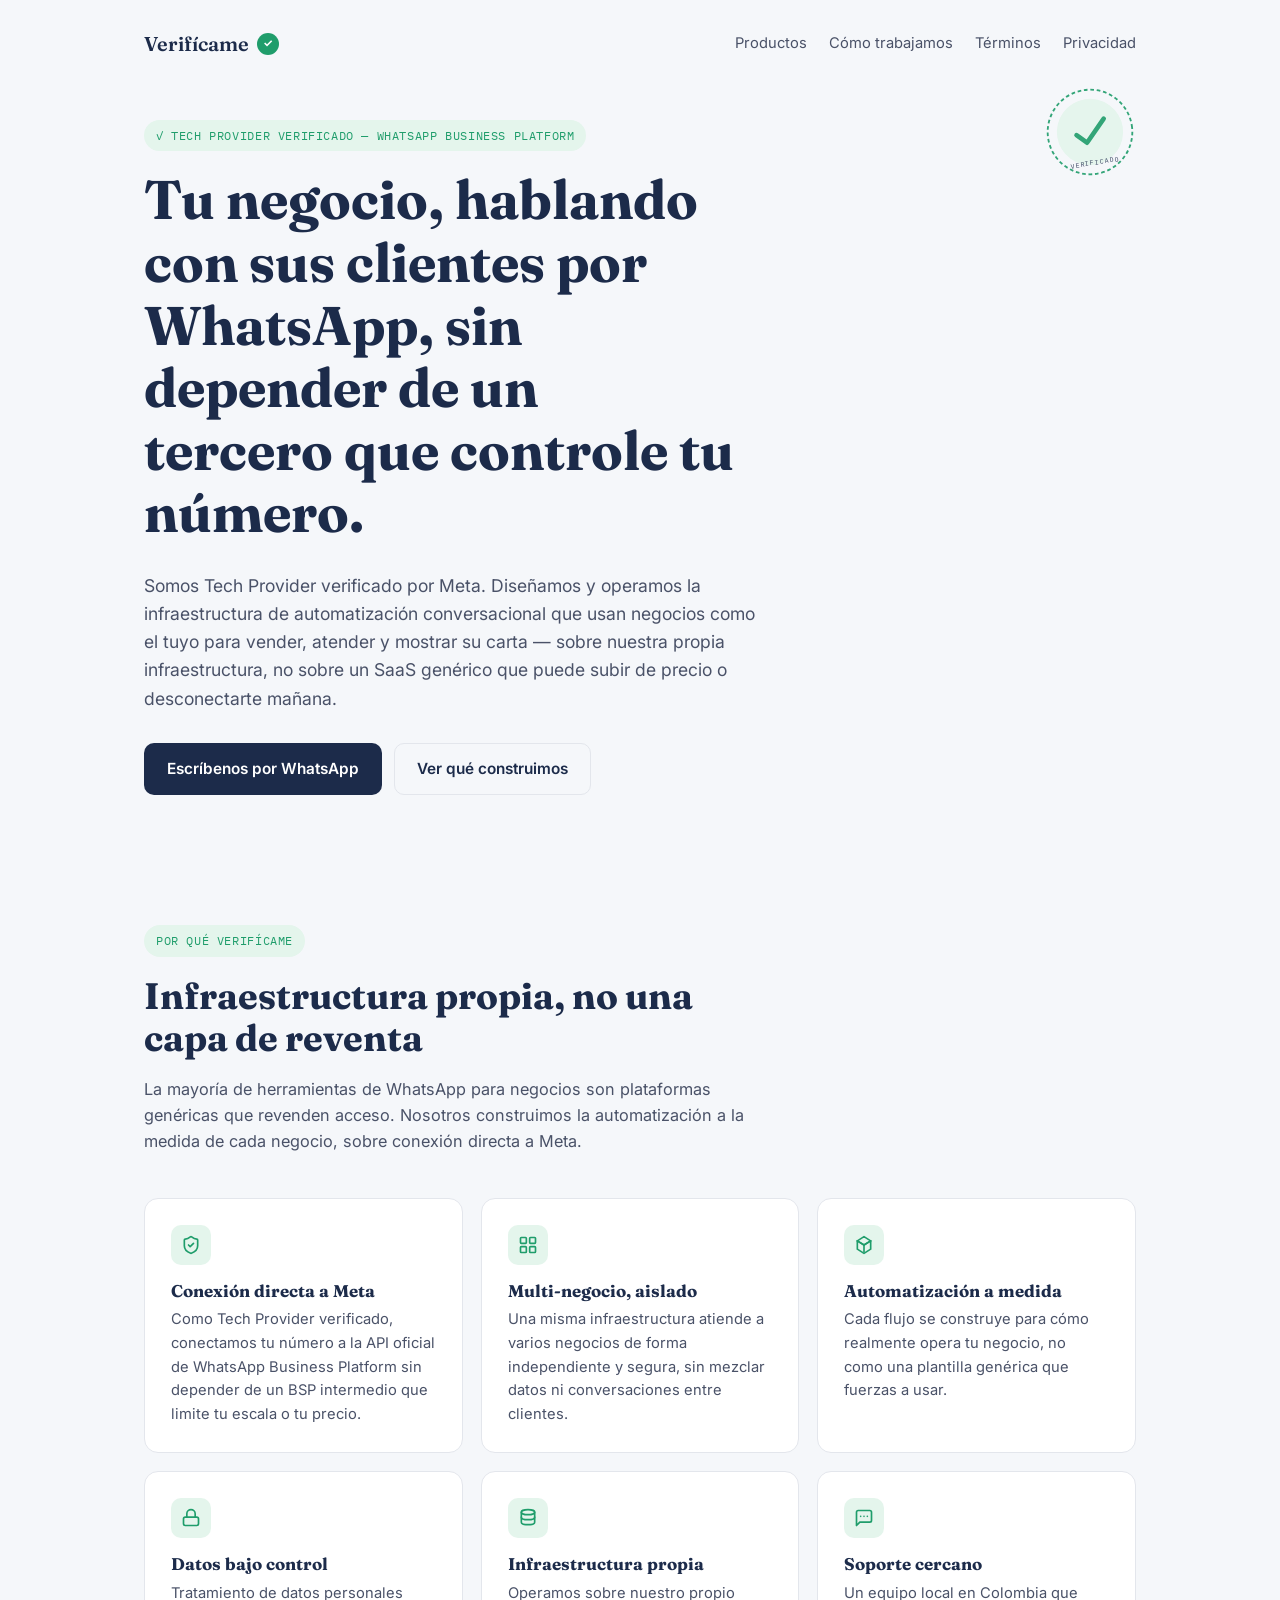
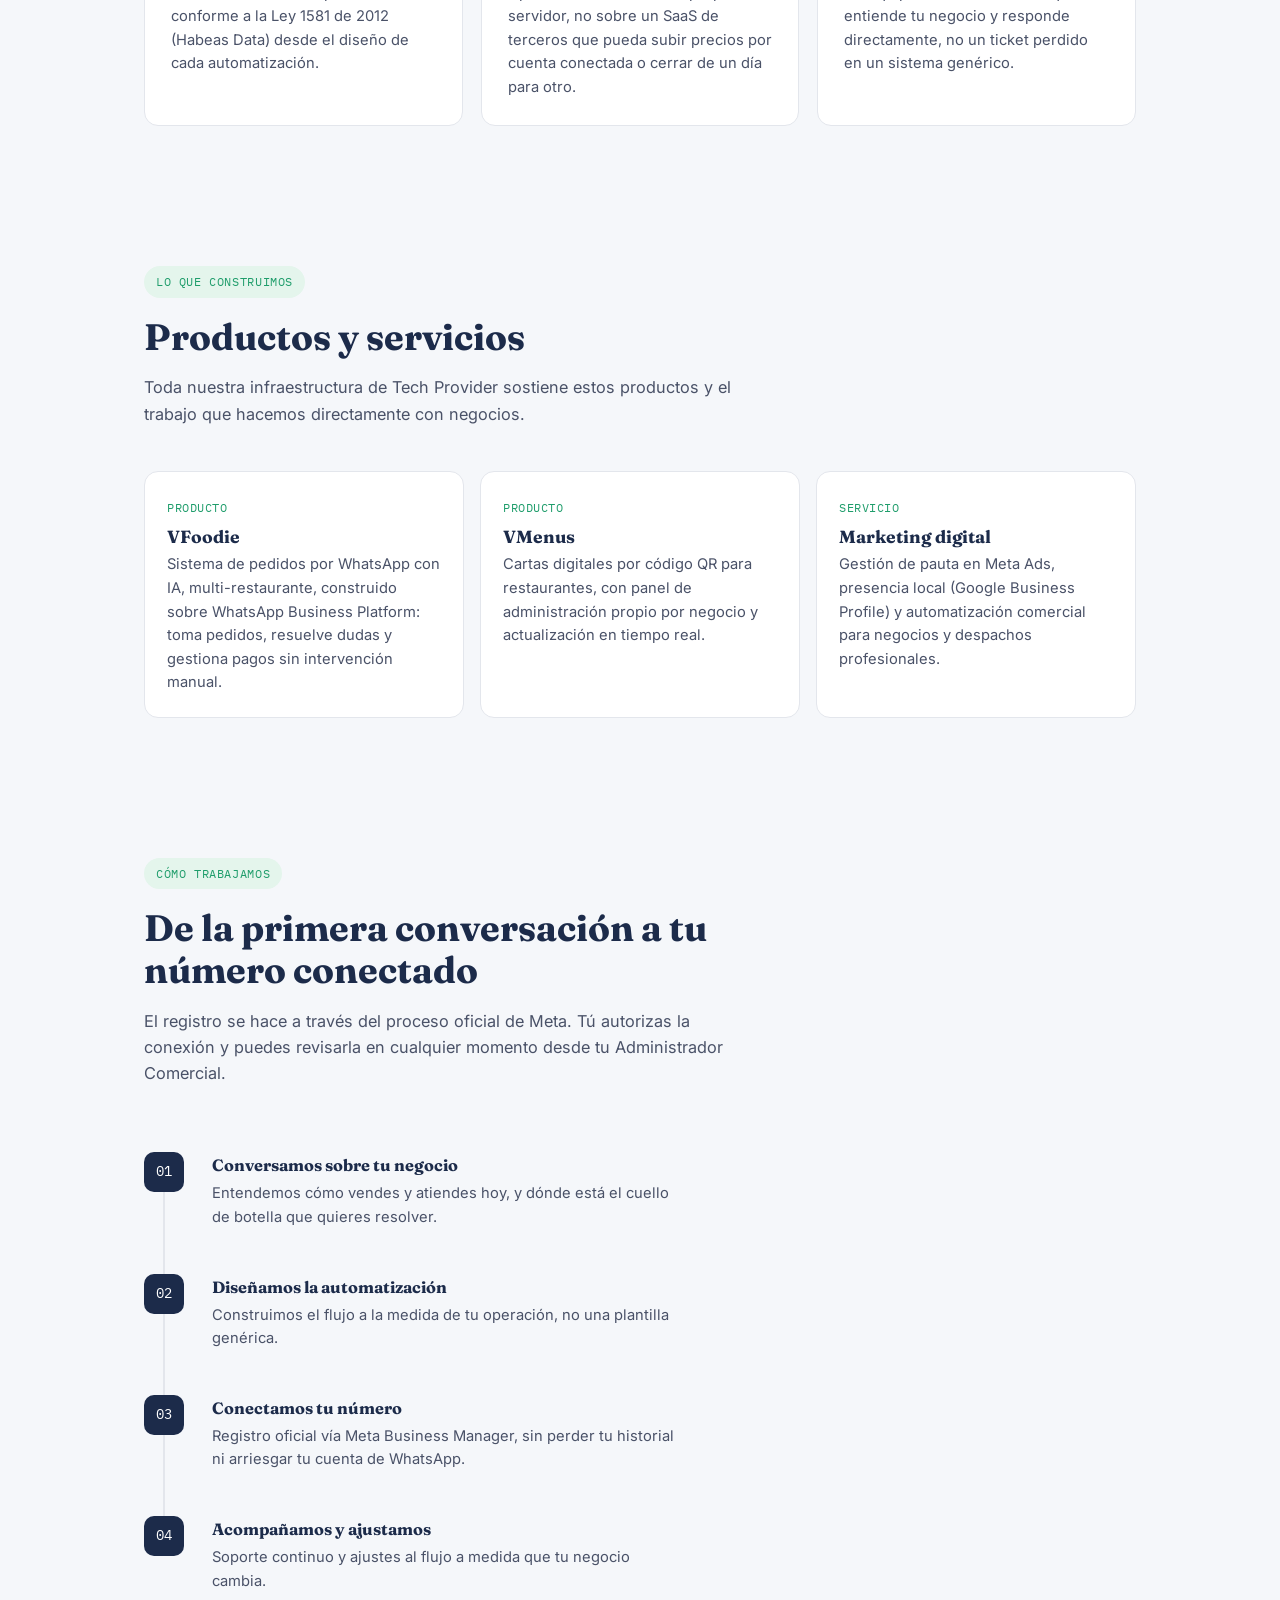
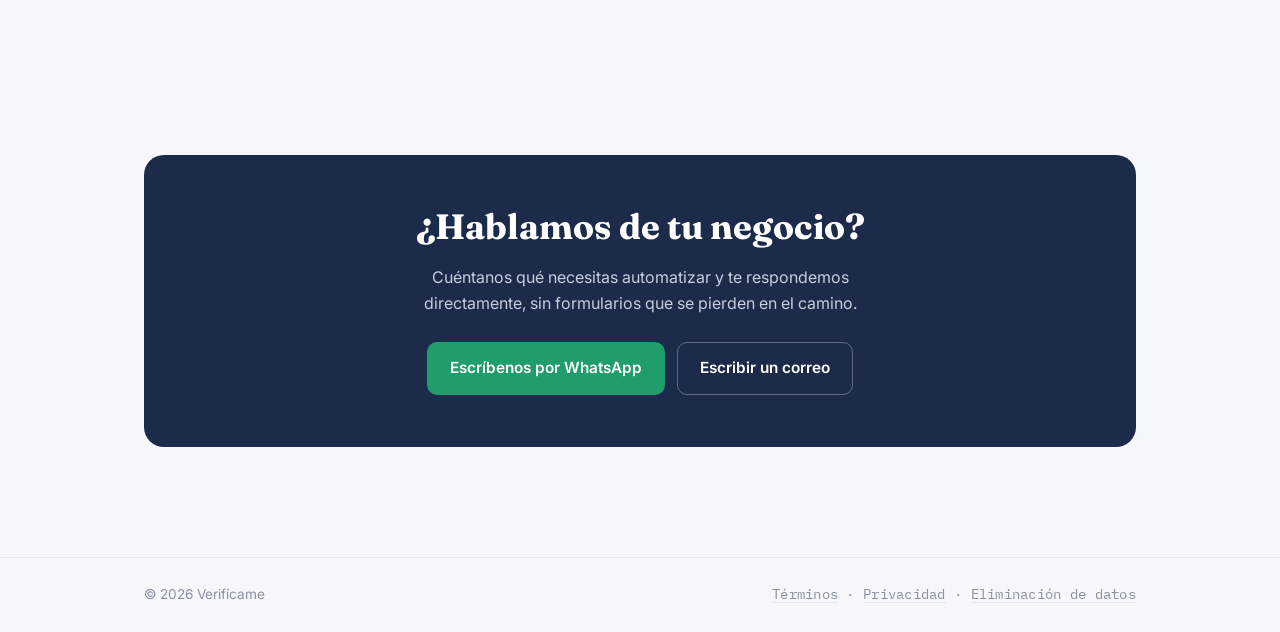
<file: index.html>
<!DOCTYPE html>
<html lang="es">
<head>
<meta charset="UTF-8">
<meta name="viewport" content="width=device-width, initial-scale=1.0">
<title>Verifícame — Infraestructura de automatización por WhatsApp para negocios</title>
<meta name="description" content="Verifícame es Tech Provider verificado de WhatsApp Business Platform. Construimos VFoodie, VMenus y automatización a medida sobre infraestructura propia.">
<link rel="preconnect" href="https://fonts.googleapis.com">
<link rel="preconnect" href="https://fonts.gstatic.com" crossorigin>
<link href="https://fonts.googleapis.com/css2?family=Fraunces:opsz,wght@9..144,400;9..144,600;9..144,700&family=Inter:wght@400;500;600&family=IBM+Plex+Mono:wght@400;500&display=swap" rel="stylesheet">
<link rel="stylesheet" href="styles.css">
</head>
<body>

<header class="site-header">
  <a href="/" class="wordmark">Verifícame <span class="mark">✓</span></a>
  <nav>
    <a href="#productos">Productos</a>
    <a href="#como-trabajamos">Cómo trabajamos</a>
    <a href="/terminos">Términos</a>
    <a href="/privacidad">Privacidad</a>
  </nav>
</header>

<section class="hero">
  <svg class="seal" viewBox="0 0 100 100" xmlns="http://www.w3.org/2000/svg" aria-hidden="true">
    <circle cx="50" cy="50" r="46" fill="none" stroke="#1F9D6B" stroke-width="2" stroke-dasharray="4 3"/>
    <circle cx="50" cy="50" r="36" fill="#E4F5EC"/>
    <path d="M35 51 L45 61 L67 38" fill="none" stroke="#1F9D6B" stroke-width="5" stroke-linecap="round" stroke-linejoin="round"/>
    <text x="50" y="86" text-anchor="middle" font-family="IBM Plex Mono, monospace" font-size="7" fill="#1C2B4A" letter-spacing="1">VERIFICADO</text>
  </svg>

  <span class="badge">✓ Tech Provider verificado — WhatsApp Business Platform</span>
  <h1>Tu negocio, hablando con sus clientes por WhatsApp, sin depender de un tercero que controle tu número.</h1>
  <p class="lede">
    Somos Tech Provider verificado por Meta. Diseñamos y operamos la infraestructura de automatización
    conversacional que usan negocios como el tuyo para vender, atender y mostrar su carta —
    sobre nuestra propia infraestructura, no sobre un SaaS genérico que puede subir de precio o
    desconectarte mañana.
  </p>
  <div class="btn-row">
    <a class="btn btn-primary" href="https://wa.me/573123241852" target="_blank" rel="noopener">Escríbenos por WhatsApp</a>
    <a class="btn btn-ghost" href="#productos">Ver qué construimos</a>
  </div>
</section>

<section class="section" id="diferenciadores">
  <div class="section-head">
    <span class="badge">Por qué Verifícame</span>
    <h2>Infraestructura propia, no una capa de reventa</h2>
    <p>La mayoría de herramientas de WhatsApp para negocios son plataformas genéricas que revenden acceso.
      Nosotros construimos la automatización a la medida de cada negocio, sobre conexión directa a Meta.</p>
  </div>

  <div class="feature-grid">
    <div class="feature-card">
      <div class="icon-circle">
        <svg viewBox="0 0 24 24" fill="none" stroke="currentColor" stroke-width="2" stroke-linecap="round" stroke-linejoin="round"><path d="M20 13c0 5-3.5 7.5-7.66 8.95a1 1 0 0 1-.67-.01C7.5 20.5 4 18 4 13V6a1 1 0 0 1 1-1c2 0 4.5-1.2 6.24-2.72a1.17 1.17 0 0 1 1.52 0C14.51 3.81 17 5 19 5a1 1 0 0 1 1 1z"/><path d="m9 12 2 2 4-4"/></svg>
      </div>
      <h3>Conexión directa a Meta</h3>
      <p>Como Tech Provider verificado, conectamos tu número a la API oficial de WhatsApp Business Platform sin depender de un BSP intermedio que limite tu escala o tu precio.</p>
    </div>

    <div class="feature-card">
      <div class="icon-circle">
        <svg viewBox="0 0 24 24" fill="none" stroke="currentColor" stroke-width="2" stroke-linecap="round" stroke-linejoin="round"><rect x="3" y="3" width="7" height="7" rx="1"/><rect x="14" y="3" width="7" height="7" rx="1"/><rect x="3" y="14" width="7" height="7" rx="1"/><rect x="14" y="14" width="7" height="7" rx="1"/></svg>
      </div>
      <h3>Multi-negocio, aislado</h3>
      <p>Una misma infraestructura atiende a varios negocios de forma independiente y segura, sin mezclar datos ni conversaciones entre clientes.</p>
    </div>

    <div class="feature-card">
      <div class="icon-circle">
        <svg viewBox="0 0 24 24" fill="none" stroke="currentColor" stroke-width="2" stroke-linecap="round" stroke-linejoin="round"><path d="M12 20v-8"/><path d="M12 12 4 7l8-5 8 5-8 5Z"/><path d="m4 7 8 5 8-5"/><path d="M4 7v10l8 5 8-5V7"/></svg>
      </div>
      <h3>Automatización a medida</h3>
      <p>Cada flujo se construye para cómo realmente opera tu negocio, no como una plantilla genérica que fuerzas a usar.</p>
    </div>

    <div class="feature-card">
      <div class="icon-circle">
        <svg viewBox="0 0 24 24" fill="none" stroke="currentColor" stroke-width="2" stroke-linecap="round" stroke-linejoin="round"><rect x="3" y="11" width="18" height="10" rx="2"/><path d="M7 11V7a5 5 0 0 1 10 0v4"/></svg>
      </div>
      <h3>Datos bajo control</h3>
      <p>Tratamiento de datos personales conforme a la Ley 1581 de 2012 (Habeas Data) desde el diseño de cada automatización.</p>
    </div>

    <div class="feature-card">
      <div class="icon-circle">
        <svg viewBox="0 0 24 24" fill="none" stroke="currentColor" stroke-width="2" stroke-linecap="round" stroke-linejoin="round"><ellipse cx="12" cy="5" rx="8" ry="3"/><path d="M4 5v6c0 1.66 3.58 3 8 3s8-1.34 8-3V5"/><path d="M4 11v6c0 1.66 3.58 3 8 3s8-1.34 8-3v-6"/></svg>
      </div>
      <h3>Infraestructura propia</h3>
      <p>Operamos sobre nuestro propio servidor, no sobre un SaaS de terceros que pueda subir precios por cuenta conectada o cerrar de un día para otro.</p>
    </div>

    <div class="feature-card">
      <div class="icon-circle">
        <svg viewBox="0 0 24 24" fill="none" stroke="currentColor" stroke-width="2" stroke-linecap="round" stroke-linejoin="round"><path d="M8 10h.01"/><path d="M12 10h.01"/><path d="M16 10h.01"/><path d="M21 15a2 2 0 0 1-2 2H7l-4 4V5a2 2 0 0 1 2-2h14a2 2 0 0 1 2 2z"/></svg>
      </div>
      <h3>Soporte cercano</h3>
      <p>Un equipo local en Colombia que entiende tu negocio y responde directamente, no un ticket perdido en un sistema genérico.</p>
    </div>
  </div>
</section>

<section class="section" id="productos">
  <div class="section-head">
    <span class="badge">Lo que construimos</span>
    <h2>Productos y servicios</h2>
    <p>Toda nuestra infraestructura de Tech Provider sostiene estos productos y el trabajo que hacemos
      directamente con negocios.</p>
  </div>

  <div class="projects" style="padding:0; grid-template-columns:repeat(auto-fit,minmax(260px,1fr));">
    <div class="project-card">
      <span class="tag">Producto</span>
      <h3>VFoodie</h3>
      <p>Sistema de pedidos por WhatsApp con IA, multi-restaurante, construido sobre WhatsApp Business Platform: toma pedidos, resuelve dudas y gestiona pagos sin intervención manual.</p>
    </div>
    <div class="project-card">
      <span class="tag">Producto</span>
      <h3>VMenus</h3>
      <p>Cartas digitales por código QR para restaurantes, con panel de administración propio por negocio y actualización en tiempo real.</p>
    </div>
    <div class="project-card">
      <span class="tag">Servicio</span>
      <h3>Marketing digital</h3>
      <p>Gestión de pauta en Meta Ads, presencia local (Google Business Profile) y automatización comercial para negocios y despachos profesionales.</p>
    </div>
  </div>
</section>

<section class="section" id="como-trabajamos">
  <div class="section-head">
    <span class="badge">Cómo trabajamos</span>
    <h2>De la primera conversación a tu número conectado</h2>
    <p>El registro se hace a través del proceso oficial de Meta. Tú autorizas la conexión y puedes
      revisarla en cualquier momento desde tu Administrador Comercial.</p>
  </div>

  <div class="process-list">
    <div class="process-step">
      <div class="num">01</div>
      <div><h4>Conversamos sobre tu negocio</h4><p>Entendemos cómo vendes y atiendes hoy, y dónde está el cuello de botella que quieres resolver.</p></div>
    </div>
    <div class="process-step">
      <div class="num">02</div>
      <div><h4>Diseñamos la automatización</h4><p>Construimos el flujo a la medida de tu operación, no una plantilla genérica.</p></div>
    </div>
    <div class="process-step">
      <div class="num">03</div>
      <div><h4>Conectamos tu número</h4><p>Registro oficial vía Meta Business Manager, sin perder tu historial ni arriesgar tu cuenta de WhatsApp.</p></div>
    </div>
    <div class="process-step">
      <div class="num">04</div>
      <div><h4>Acompañamos y ajustamos</h4><p>Soporte continuo y ajustes al flujo a medida que tu negocio cambia.</p></div>
    </div>
  </div>
</section>

<section class="section">
  <div class="cta-final">
    <h2>¿Hablamos de tu negocio?</h2>
    <p>Cuéntanos qué necesitas automatizar y te respondemos directamente, sin formularios que se pierden en el camino.</p>
    <div class="btn-row">
      <a class="btn btn-primary" href="https://wa.me/573123241852" target="_blank" rel="noopener">Escríbenos por WhatsApp</a>
      <a class="btn btn-ghost" href="mailto:contacto@verificame.co">Escribir un correo</a>
    </div>
  </div>
</section>

<footer class="site-footer">
  <div class="in">
    <span>© <span id="year"></span> Verifícame</span>
    <span class="mono"><a href="/terminos">Términos</a> · <a href="/privacidad">Privacidad</a> · <a href="/eliminacion-datos">Eliminación de datos</a></span>
  </div>
</footer>

<script>document.getElementById('year').textContent = new Date().getFullYear();</script>
</body>
</html>
</file>
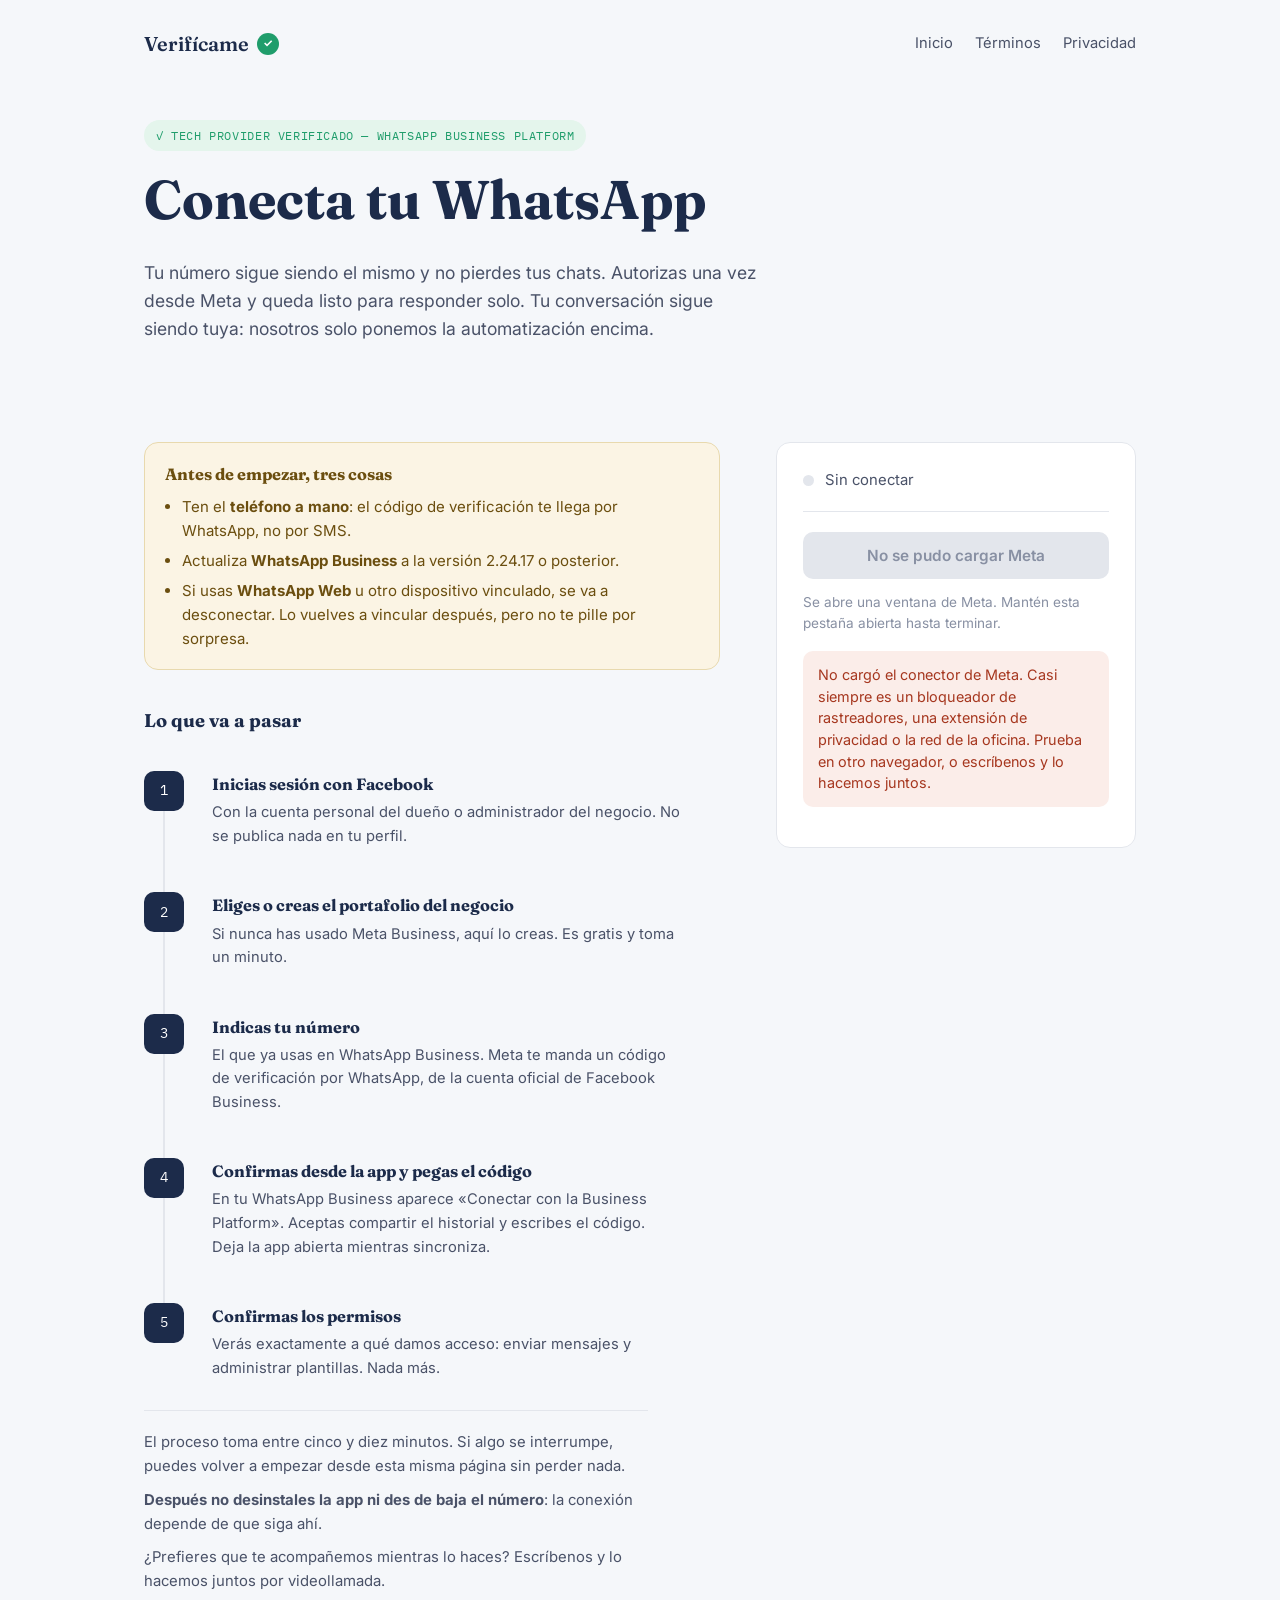
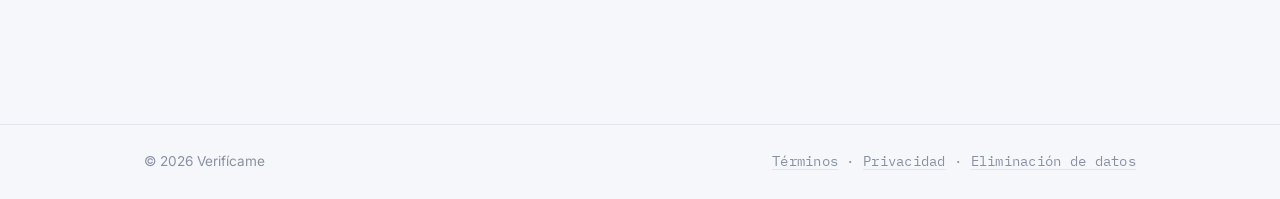
<file: conectate.html>
<!DOCTYPE html>
<html lang="es">
<head>
<meta charset="UTF-8">
<meta name="viewport" content="width=device-width, initial-scale=1.0">
<title>Conecta tu WhatsApp — Verifícame</title>
<meta name="description" content="Conecta el WhatsApp de tu negocio con Verifícame. Autorizas una sola vez desde Meta y tu número queda listo para responder solo.">
<!-- Página operativa: se le pasa al cliente por enlace directo, no se busca. -->
<meta name="robots" content="noindex, nofollow">
<link rel="preconnect" href="https://fonts.googleapis.com">
<link rel="preconnect" href="https://fonts.gstatic.com" crossorigin>
<link href="https://fonts.googleapis.com/css2?family=Fraunces:opsz,wght@9..144,400;9..144,600;9..144,700&family=Inter:wght@400;500;600&family=IBM+Plex+Mono:wght@400;500&display=swap" rel="stylesheet">
<link rel="stylesheet" href="styles.css">
</head>
<body>

<header class="site-header">
  <a href="/" class="wordmark">Verifícame <span class="mark">✓</span></a>
  <nav>
    <a href="/">Inicio</a>
    <a href="/terminos">Términos</a>
    <a href="/privacidad">Privacidad</a>
  </nav>
</header>

<section class="hero">
  <span class="badge">✓ Tech Provider verificado — WhatsApp Business Platform</span>
  <h1>Conecta tu WhatsApp</h1>
  <p class="lede">
    Tu número sigue siendo el mismo y no pierdes tus chats. Autorizas una vez
    desde Meta y queda listo para responder solo. Tu conversación sigue siendo
    tuya: nosotros solo ponemos la automatización encima.
  </p>
</section>

<main class="conectar">

  <div>
    <div class="antes-de-empezar">
      <strong>Antes de empezar, tres cosas</strong>
      <ul>
        <li>Ten el <strong>teléfono a mano</strong>: el código de verificación te llega por WhatsApp, no por SMS.</li>
        <li>Actualiza <strong>WhatsApp Business</strong> a la versión 2.24.17 o posterior.</li>
        <li>Si usas <strong>WhatsApp Web</strong> u otro dispositivo vinculado, se va a desconectar. Lo vuelves a vincular después, pero no te pille por sorpresa.</li>
      </ul>
    </div>

    <h2>Lo que va a pasar</h2>

    <div class="process-list">
      <div class="process-step">
        <span class="num">1</span>
        <div>
          <h4>Inicias sesión con Facebook</h4>
          <p>Con la cuenta personal del dueño o administrador del negocio. No se publica nada en tu perfil.</p>
        </div>
      </div>
      <div class="process-step">
        <span class="num">2</span>
        <div>
          <h4>Eliges o creas el portafolio del negocio</h4>
          <p>Si nunca has usado Meta Business, aquí lo creas. Es gratis y toma un minuto.</p>
        </div>
      </div>
      <div class="process-step">
        <span class="num">3</span>
        <div>
          <h4>Indicas tu número</h4>
          <p>El que ya usas en WhatsApp Business. Meta te manda un código de verificación por WhatsApp, de la cuenta oficial de Facebook Business.</p>
        </div>
      </div>
      <div class="process-step">
        <span class="num">4</span>
        <div>
          <h4>Confirmas desde la app y pegas el código</h4>
          <p>En tu WhatsApp Business aparece «Conectar con la Business Platform». Aceptas compartir el historial y escribes el código. Deja la app abierta mientras sincroniza.</p>
        </div>
      </div>
      <div class="process-step">
        <span class="num">5</span>
        <div>
          <h4>Confirmas los permisos</h4>
          <p>Verás exactamente a qué damos acceso: enviar mensajes y administrar plantillas. Nada más.</p>
        </div>
      </div>
    </div>

    <div class="nota-lateral">
      <p>El proceso toma entre cinco y diez minutos. Si algo se interrumpe, puedes volver a empezar desde esta misma página sin perder nada.</p>
      <p><strong>Después no desinstales la app ni des de baja el número</strong>: la conexión depende de que siga ahí.</p>
      <p>¿Prefieres que te acompañemos mientras lo haces? Escríbenos y lo hacemos juntos por videollamada.</p>
    </div>
  </div>

  <aside class="panel" id="panel" data-estado="inicio">
    <div class="dial">
      <span class="dot" aria-hidden="true"></span>
      <span id="dial">Sin conectar</span>
    </div>

    <button type="button" class="btn btn-primary" id="boton" disabled>Preparando…</button>

    <p class="letra-chica">Se abre una ventana de Meta. Mantén esta pestaña abierta hasta terminar.</p>

    <p class="aviso" id="aviso" role="status" aria-live="polite"></p>

    <div class="resultado" id="resultado" hidden>
      <dl>
        <dt>Cuenta de WhatsApp Business</dt>
        <dd id="waba">—</dd>
        <dt>Número</dt>
        <dd id="numero">—</dd>
      </dl>
    </div>
  </aside>

</main>

<footer class="site-footer">
  <div class="in">
    <span>© <span id="year"></span> Verifícame</span>
    <span class="mono"><a href="/terminos">Términos</a> · <a href="/privacidad">Privacidad</a> · <a href="/eliminacion-datos">Eliminación de datos</a></span>
  </div>
</footer>

<noscript>
  <p class="nota-sin-js">
    Esta página necesita JavaScript para abrir el registro de Meta. Actívalo y recarga, o escríbenos y lo hacemos juntos.
  </p>
</noscript>

<script>
document.getElementById('year').textContent = new Date().getFullYear();

/* ── CONFIGURACIÓN ──────────────────────────────────────────────── */

const ID_APP    = '1113254291028963';
const ID_CONFIG = '1613100413530994';
const VERSION   = 'v26.0';

// Canjea el código por un token permanente. Tiene que ser un servidor: el App
// Secret nunca puede viajar al navegador. Además el código es de un solo uso y
// caduca en segundos, así que el canje debe ser lo primero que haga n8n.
const URL_BACKEND = 'https://n8n.verificame.co/webhook/onboarding-whatsapp';

// Un solo flujo: el número que el cliente ya usa en WhatsApp Business. Meta
// solo muestra esa pantalla si se pide este featureType; sin él pediría un
// número nuevo, y el fallo no se nota hasta que el cliente ya está dentro.
const FEATURE = 'whatsapp_business_app_onboarding';

// Token por cliente: /conectate?i=xxxx. Permite saber en n8n de quién es la
// conexión sin preguntárselo al cliente, que no sabría qué contestar.
const INVITACION = new URLSearchParams(location.search).get('i') || null;

// Filtra el ruido de bots que escanean URLs de webhooks al azar. No es un
// secreto real: cualquiera que mire el código fuente lo ve. El mismo valor
// va en la credencial "Header Auth" del nodo Webhook de onboarding-whatsapp.
const CABECERA_WEBHOOK = 'x-verificame-secret';
const TOKEN_WEBHOOK    = '0492fde8a87d5e27b188ac93840d335882babec752499536763a5934937d609a';

// Origen completo, no sufijo: endsWith('facebook.com') aceptaría
// 'https://falsofacebook.com'. business.facebook.com se añadió porque el
// evento de fin puede salir de ahí según el recorrido del cliente; si la
// página lo descartara, el cliente terminaría en Meta y esta se quedaría
// esperando sin ningún error.
const ORIGENES_META = [
  'https://www.facebook.com',
  'https://web.facebook.com',
  'https://business.facebook.com',
  'https://facebook.com'
];

// Meta tiene varios finales según por dónde salga el cliente dentro de su
// propio flujo, y no controlamos cuál recorre. Se aceptan todos.
const EVENTOS_FIN = [
  'FINISH',
  'FINISH_ONLY_WABA',
  'FINISH_WHATSAPP_BUSINESS_APP_ONBOARDING'
];

const ESPERA_MAX = 90000;   // salida del estado colgado
const ESPERA_SDK = 12000;   // el SDK no carga

/* ── ESTADO ─────────────────────────────────────────────────────── */

const panel     = document.getElementById('panel');
const dial      = document.getElementById('dial');
const boton     = document.getElementById('boton');
const aviso     = document.getElementById('aviso');
const resultado = document.getElementById('resultado');

let datosRegistro = null;   // { waba_id, phone_number_id? }
let codigo        = null;
let enviado       = false;
let reloj         = null;

function estado(nombre, texto) {
  panel.dataset.estado = nombre;
  dial.textContent = texto;
}

function avisar(tipo, texto) {
  aviso.className = 'aviso ' + tipo;
  aviso.textContent = texto;
}

function limpiarAviso() {
  aviso.className = 'aviso';
  aviso.textContent = '';
}

function liberar(etiqueta) {
  clearTimeout(reloj);
  boton.disabled = false;
  if (etiqueta) boton.textContent = etiqueta;
}

/* ── SDK DE META ────────────────────────────────────────────────── */

window.fbAsyncInit = function () {
  // fedCM: false es obligatorio para Embedded Signup. La configuración remota
  // del SDK puede activar FedCM sin avisar, y por esa vía FB.login solo envía
  // `scope` y descarta config_id y response_type: no hay popup de Meta ni
  // código, y el fallo no da ningún error claro. Fijarlo aquí evita que
  // Meta lo reactive desde fuera.
  FB.init({ appId: ID_APP, cookie: true, xfbml: false, version: VERSION, fedCM: false });
  liberar('Conectar mi WhatsApp');
};

(function (d, s, id) {
  var js, primero = d.getElementsByTagName(s)[0];
  if (d.getElementById(id)) return;
  js = d.createElement(s);
  js.id = id;
  js.src = 'https://connect.facebook.net/es_LA/sdk.js';
  js.onerror = sdkNoCarga;
  primero.parentNode.insertBefore(js, primero);
}(document, 'script', 'facebook-jssdk'));

// Cuando connect.facebook.net no carga —bloqueador de rastreadores, red
// corporativa, extensión de privacidad— el botón se quedaría en «Preparando…»
// para siempre y el cliente no tendría forma de saber qué pasó. El onerror no
// siempre dispara (a veces el script se sirve vacío), de ahí también el plazo.
function sdkNoCarga() {
  if (window.FB) return;
  boton.textContent = 'No se pudo cargar Meta';
  avisar('mal', 'No cargó el conector de Meta. Casi siempre es un bloqueador de rastreadores, una extensión de privacidad o la red de la oficina. Prueba en otro navegador, o escríbenos y lo hacemos juntos.');
}
setTimeout(sdkNoCarga, ESPERA_SDK);

/* ── MENSAJES DEL REGISTRO ──────────────────────────────────────── */

window.addEventListener('message', function (evento) {
  if (ORIGENES_META.indexOf(evento.origin) === -1) return;

  var datos = evento.data;
  if (typeof datos === 'string') {
    try { datos = JSON.parse(datos); } catch (e) { return; }
  }
  if (!datos || datos.type !== 'WA_EMBEDDED_SIGNUP') return;

  if (EVENTOS_FIN.indexOf(datos.event) !== -1) {
    // En coexistencia el payload no trae phone_number_id: el número se
    // sincroniza después y el backend lo resuelve desde la WABA.
    datosRegistro = datos.data || {};
    enviar();
    return;
  }

  // Meta no emite un evento ERROR: los fallos llegan como CANCEL con
  // error_message. Distinguirlos importa, porque decirle «cerraste la ventana»
  // a quien tuvo un error lo manda a buscar el problema donde no está.
  if (datos.event === 'CANCEL') {
    var motivo = datos.data && datos.data.error_message;
    if (motivo) {
      estado('fallo', 'No se pudo conectar');
      liberar('Reintentar');
      avisar('mal', 'Meta rechazó la conexión: ' + motivo);
    } else {
      estado('inicio', 'Sin conectar');
      liberar('Conectar mi WhatsApp');
      avisar('ojo', 'Cerraste la ventana antes de terminar. Puedes intentarlo otra vez cuando quieras.');
    }
  }
});

/* ── RESPUESTA DE FB.login ──────────────────────────────────────── */

function respuestaLogin(respuesta) {
  if (respuesta && respuesta.authResponse && respuesta.authResponse.code) {
    codigo = respuesta.authResponse.code;
    enviar();
    return;
  }
  // Sin código no hay nada que canjear. Si el registro ya terminó, del aviso se
  // encarga el reloj; si no, es que simplemente cerró la ventana.
  if (!datosRegistro) {
    estado('inicio', 'Sin conectar');
    liberar('Conectar mi WhatsApp');
  }
}

/* ── ENVÍO AL BACKEND ───────────────────────────────────────────── */

// El código y los datos del registro llegan por caminos distintos y sin orden
// garantizado, así que solo se envía cuando ya están los dos.
function enviar() {
  if (enviado || !codigo || !datosRegistro) return;

  enviado = true;
  clearTimeout(reloj);
  estado('trabajando', 'Terminando la conexión…');

  fetch(URL_BACKEND, {
    method: 'POST',
    headers: {
      'Content-Type': 'application/json',
      [CABECERA_WEBHOOK]: TOKEN_WEBHOOK
    },
    body: JSON.stringify({
      code: codigo,
      waba_id: datosRegistro.waba_id || null,
      phone_number_id: datosRegistro.phone_number_id || null,
      invitacion: INVITACION
    })
  })
    .then(function (r) {
      if (!r.ok) throw new Error('backend');
    })
    .then(function () {
      estado('listo', 'Conectado');
      boton.textContent = 'Listo';
      avisar('bien', 'Tu número quedó conectado. Ya puedes cerrar esta página.');
      document.getElementById('waba').textContent = datosRegistro.waba_id || '—';
      document.getElementById('numero').textContent =
        datosRegistro.phone_number_id || 'Se sincroniza en unos minutos';
      resultado.hidden = false;
    })
    .catch(function () {
      enviado = false;
      estado('fallo', 'Falta un paso');
      liberar('Reintentar');
      avisar('mal', 'Autorizaste correctamente, pero no pudimos guardar la conexión. Pulsa Reintentar; si vuelve a fallar, escríbenos y lo terminamos nosotros sin que repitas nada en Meta.');
    });
}

/* ── LANZAR EL FLUJO ────────────────────────────────────────────── */

boton.addEventListener('click', function () {
  limpiarAviso();
  resultado.hidden = true;
  datosRegistro = null;
  codigo = null;
  enviado = false;

  boton.disabled = true;
  estado('trabajando', 'Esperando autorización en Meta…');

  // Si no llega nada, o solo una de las dos piezas, el panel se quedaría en
  // «esperando» con el botón desactivado y sin salida. Este reloj es esa salida.
  // Avisa de escribirnos antes de reintentar: si la autorización sí entró en
  // Meta, un segundo intento duplicaría la conexión.
  reloj = setTimeout(function () {
    if (enviado) return;
    estado('fallo', 'Quedó a medias');
    liberar('Reintentar');
    avisar('ojo', 'No recibimos la confirmación completa de Meta. Si ya terminaste el proceso allá, escríbenos antes de reintentar para no duplicar la conexión.');
  }, ESPERA_MAX);

  FB.login(respuestaLogin, {
    config_id: ID_CONFIG,
    response_type: 'code',
    override_default_response_type: true,
    extras: {
      setup: {},
      featureType: FEATURE,
      sessionInfoVersion: '3'
    }
  });
});
</script>

</body>
</html>
</file>
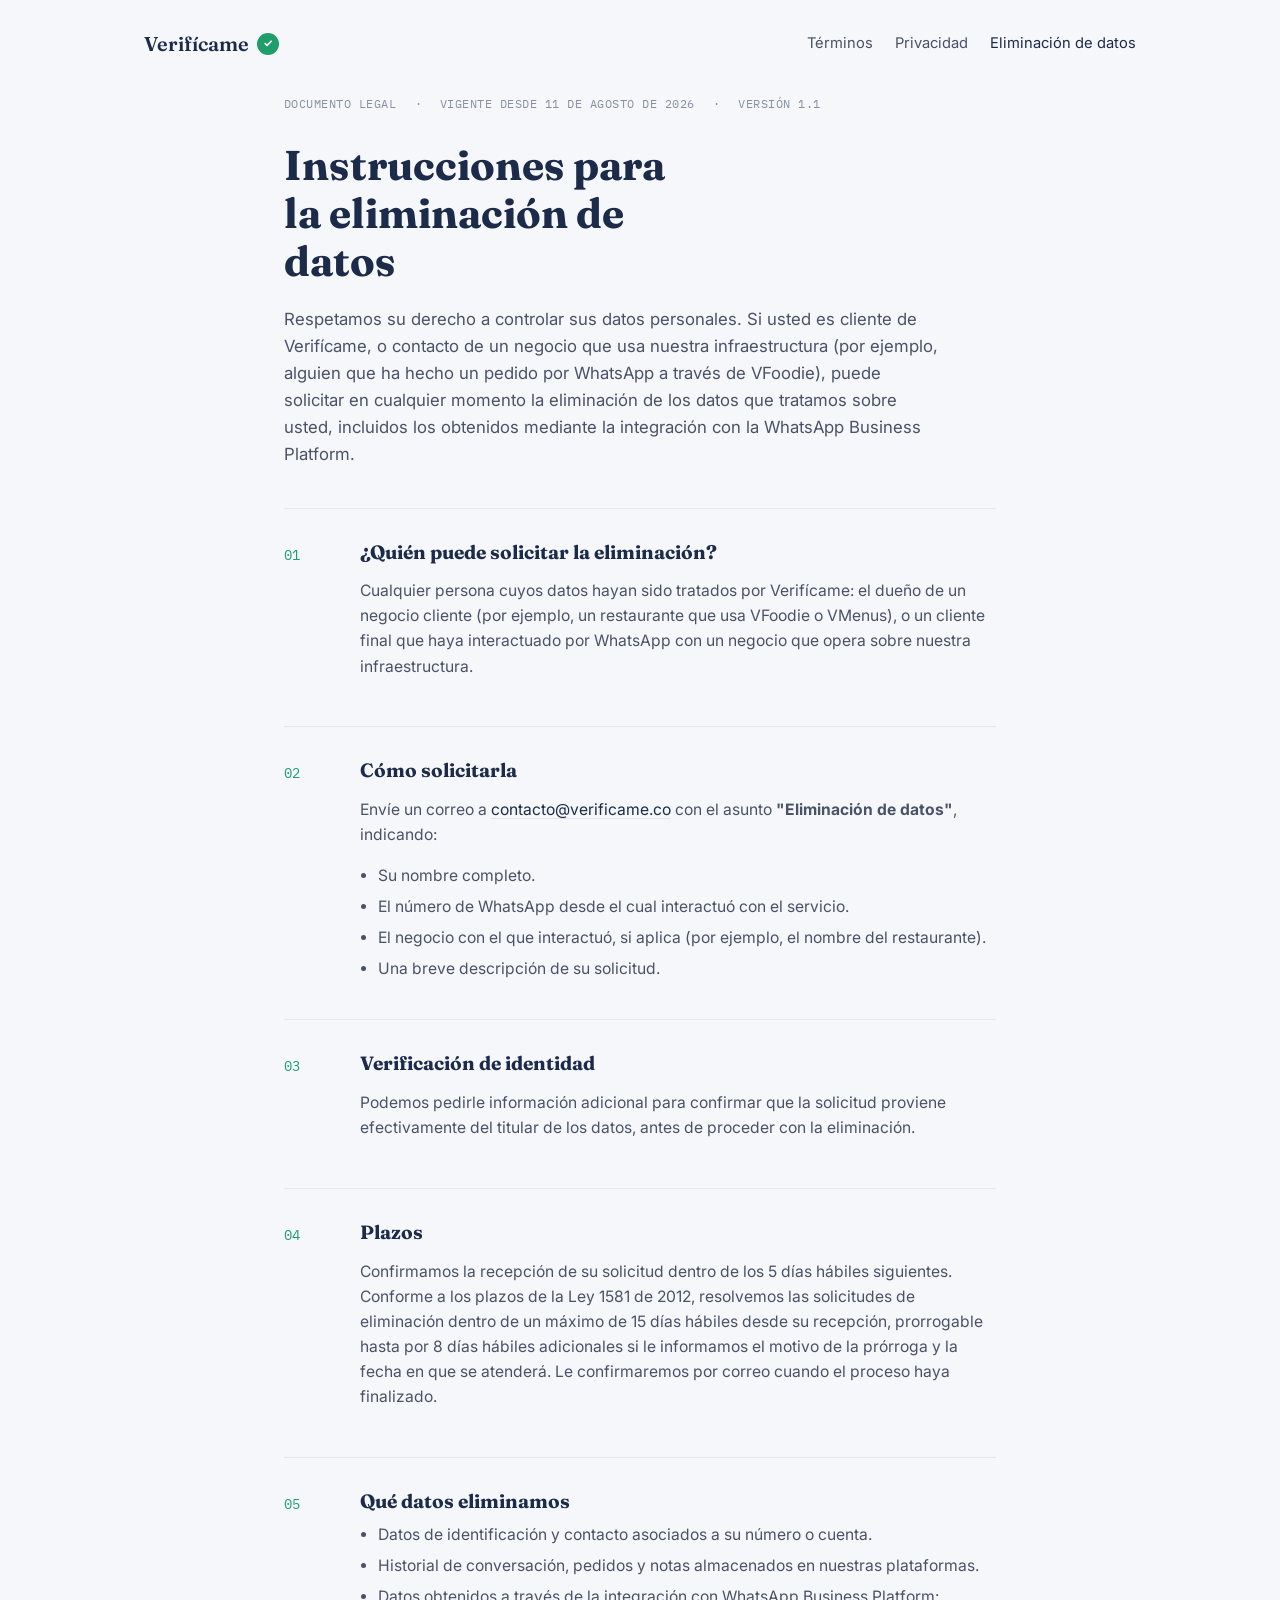
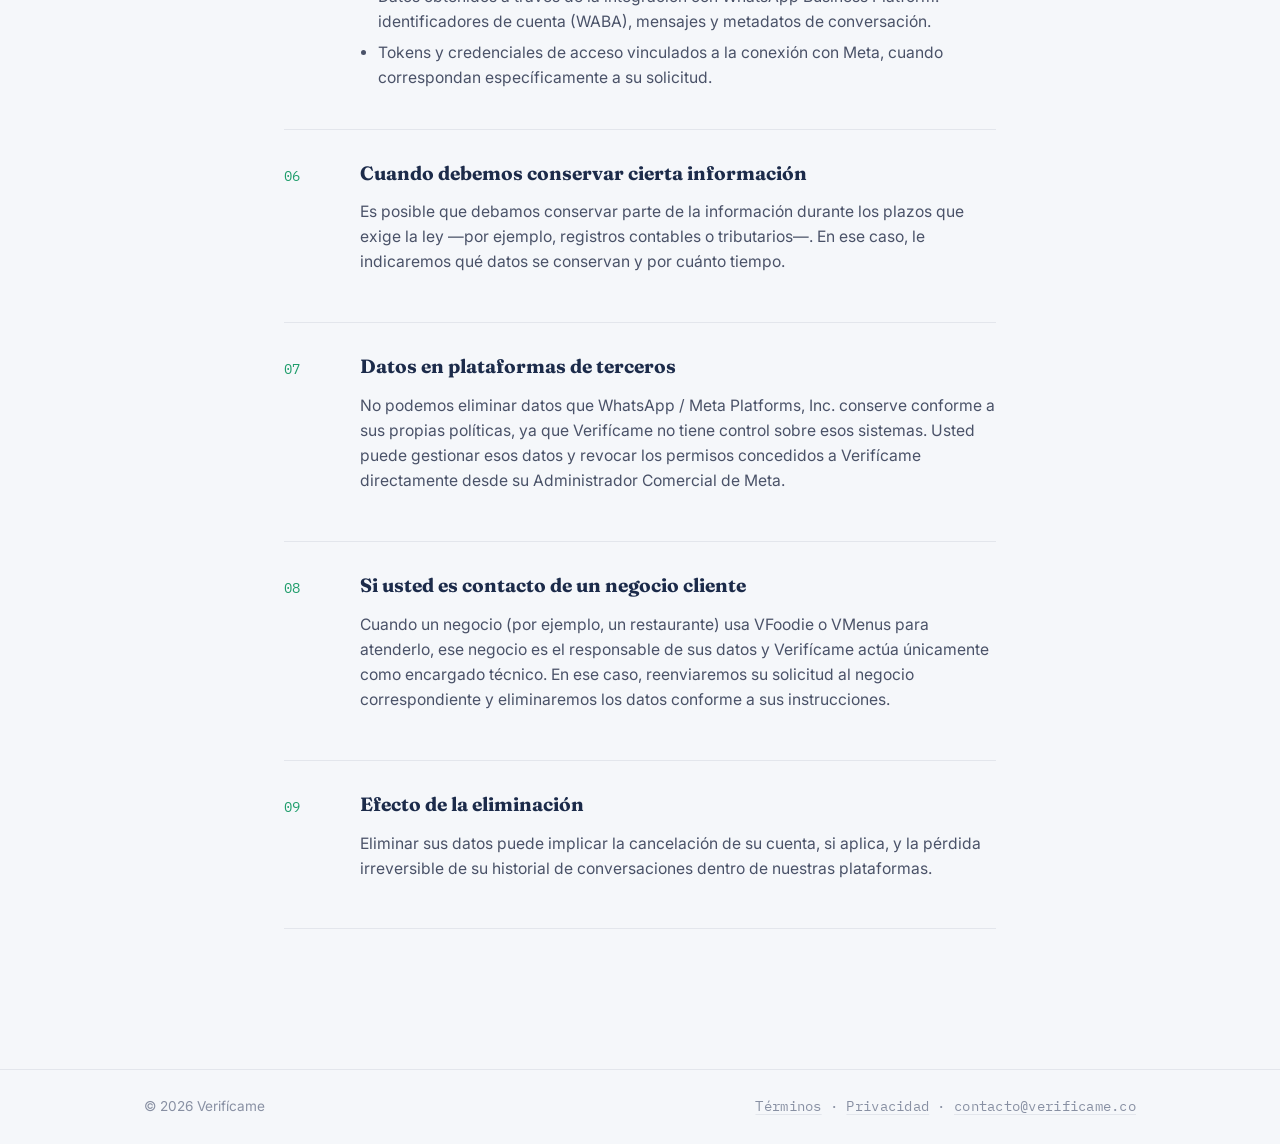
<file: eliminacion-datos.html>
<!DOCTYPE html>
<html lang="es">
<head>
<meta charset="UTF-8">
<meta name="viewport" content="width=device-width, initial-scale=1.0">
<title>Eliminación de datos — Verifícame</title>
<meta name="description" content="Instrucciones para solicitar la eliminación de datos personales tratados por Verifícame.">
<link rel="preconnect" href="https://fonts.googleapis.com">
<link rel="preconnect" href="https://fonts.gstatic.com" crossorigin>
<link href="https://fonts.googleapis.com/css2?family=Fraunces:opsz,wght@9..144,400;9..144,600;9..144,700&family=Inter:wght@400;500;600&family=IBM+Plex+Mono:wght@400;500&display=swap" rel="stylesheet">
<link rel="stylesheet" href="styles.css">
</head>
<body>

<header class="site-header">
  <a href="/" class="wordmark">Verifícame <span class="mark">✓</span></a>
  <nav>
    <a href="/terminos">Términos</a>
    <a href="/privacidad">Privacidad</a>
    <a href="/eliminacion-datos" aria-current="page">Eliminación de datos</a>
  </nav>
</header>

<main class="doc">
  <div class="doc-meta">
    <span>Documento legal</span>
    <span>·</span>
    <span>Vigente desde 11 de agosto de 2026</span>
    <span>·</span>
    <span>Versión 1.1</span>
  </div>

  <h1>Instrucciones para la eliminación de datos</h1>
  <p class="lede">
    Respetamos su derecho a controlar sus datos personales. Si usted es cliente de Verifícame, o contacto de
    un negocio que usa nuestra infraestructura (por ejemplo, alguien que ha hecho un pedido por WhatsApp a
    través de VFoodie), puede solicitar en cualquier momento la eliminación de los datos que tratamos sobre
    usted, incluidos los obtenidos mediante la integración con la WhatsApp Business Platform.
  </p>

  <div class="clause">
    <div class="idx mono">01</div>
    <div>
      <h2>¿Quién puede solicitar la eliminación?</h2>
      <p>
        Cualquier persona cuyos datos hayan sido tratados por Verifícame: el dueño de un negocio cliente
        (por ejemplo, un restaurante que usa VFoodie o VMenus), o un cliente final que haya interactuado por
        WhatsApp con un negocio que opera sobre nuestra infraestructura.
      </p>
    </div>
  </div>

  <div class="clause">
    <div class="idx mono">02</div>
    <div>
      <h2>Cómo solicitarla</h2>
      <p>Envíe un correo a <a href="mailto:contacto@verificame.co">contacto@verificame.co</a> con el asunto
        <strong>"Eliminación de datos"</strong>, indicando:</p>
      <ul>
        <li>Su nombre completo.</li>
        <li>El número de WhatsApp desde el cual interactuó con el servicio.</li>
        <li>El negocio con el que interactuó, si aplica (por ejemplo, el nombre del restaurante).</li>
        <li>Una breve descripción de su solicitud.</li>
      </ul>
    </div>
  </div>

  <div class="clause">
    <div class="idx mono">03</div>
    <div>
      <h2>Verificación de identidad</h2>
      <p>
        Podemos pedirle información adicional para confirmar que la solicitud proviene efectivamente del
        titular de los datos, antes de proceder con la eliminación.
      </p>
    </div>
  </div>

  <div class="clause">
    <div class="idx mono">04</div>
    <div>
      <h2>Plazos</h2>
      <p>
        Confirmamos la recepción de su solicitud dentro de los 5 días hábiles siguientes. Conforme a los
        plazos de la Ley 1581 de 2012, resolvemos las solicitudes de eliminación dentro de un máximo de 15
        días hábiles desde su recepción, prorrogable hasta por 8 días hábiles adicionales si le informamos
        el motivo de la prórroga y la fecha en que se atenderá. Le confirmaremos por correo cuando el
        proceso haya finalizado.
      </p>
    </div>
  </div>

  <div class="clause">
    <div class="idx mono">05</div>
    <div>
      <h2>Qué datos eliminamos</h2>
      <ul>
        <li>Datos de identificación y contacto asociados a su número o cuenta.</li>
        <li>Historial de conversación, pedidos y notas almacenados en nuestras plataformas.</li>
        <li>Datos obtenidos a través de la integración con WhatsApp Business Platform: identificadores de
          cuenta (WABA), mensajes y metadatos de conversación.</li>
        <li>Tokens y credenciales de acceso vinculados a la conexión con Meta, cuando correspondan
          específicamente a su solicitud.</li>
      </ul>
    </div>
  </div>

  <div class="clause">
    <div class="idx mono">06</div>
    <div>
      <h2>Cuando debemos conservar cierta información</h2>
      <p>
        Es posible que debamos conservar parte de la información durante los plazos que exige la ley —por
        ejemplo, registros contables o tributarios—. En ese caso, le indicaremos qué datos se conservan y
        por cuánto tiempo.
      </p>
    </div>
  </div>

  <div class="clause">
    <div class="idx mono">07</div>
    <div>
      <h2>Datos en plataformas de terceros</h2>
      <p>
        No podemos eliminar datos que WhatsApp / Meta Platforms, Inc. conserve conforme a sus propias
        políticas, ya que Verifícame no tiene control sobre esos sistemas. Usted puede gestionar esos datos y
        revocar los permisos concedidos a Verifícame directamente desde su Administrador Comercial de Meta.
      </p>
    </div>
  </div>

  <div class="clause">
    <div class="idx mono">08</div>
    <div>
      <h2>Si usted es contacto de un negocio cliente</h2>
      <p>
        Cuando un negocio (por ejemplo, un restaurante) usa VFoodie o VMenus para atenderlo, ese negocio es
        el responsable de sus datos y Verifícame actúa únicamente como encargado técnico. En ese caso,
        reenviaremos su solicitud al negocio correspondiente y eliminaremos los datos conforme a sus
        instrucciones.
      </p>
    </div>
  </div>

  <div class="clause">
    <div class="idx mono">09</div>
    <div>
      <h2>Efecto de la eliminación</h2>
      <p>
        Eliminar sus datos puede implicar la cancelación de su cuenta, si aplica, y la pérdida irreversible
        de su historial de conversaciones dentro de nuestras plataformas.
      </p>
    </div>
  </div>
</main>

<footer class="site-footer">
  <div class="in">
    <span>© <span id="year"></span> Verifícame</span>
    <span class="mono"><a href="/terminos">Términos</a> · <a href="/privacidad">Privacidad</a> · <a href="mailto:contacto@verificame.co">contacto@verificame.co</a></span>
  </div>
</footer>

<script>document.getElementById('year').textContent = new Date().getFullYear();</script>
</body>
</html>
</file>
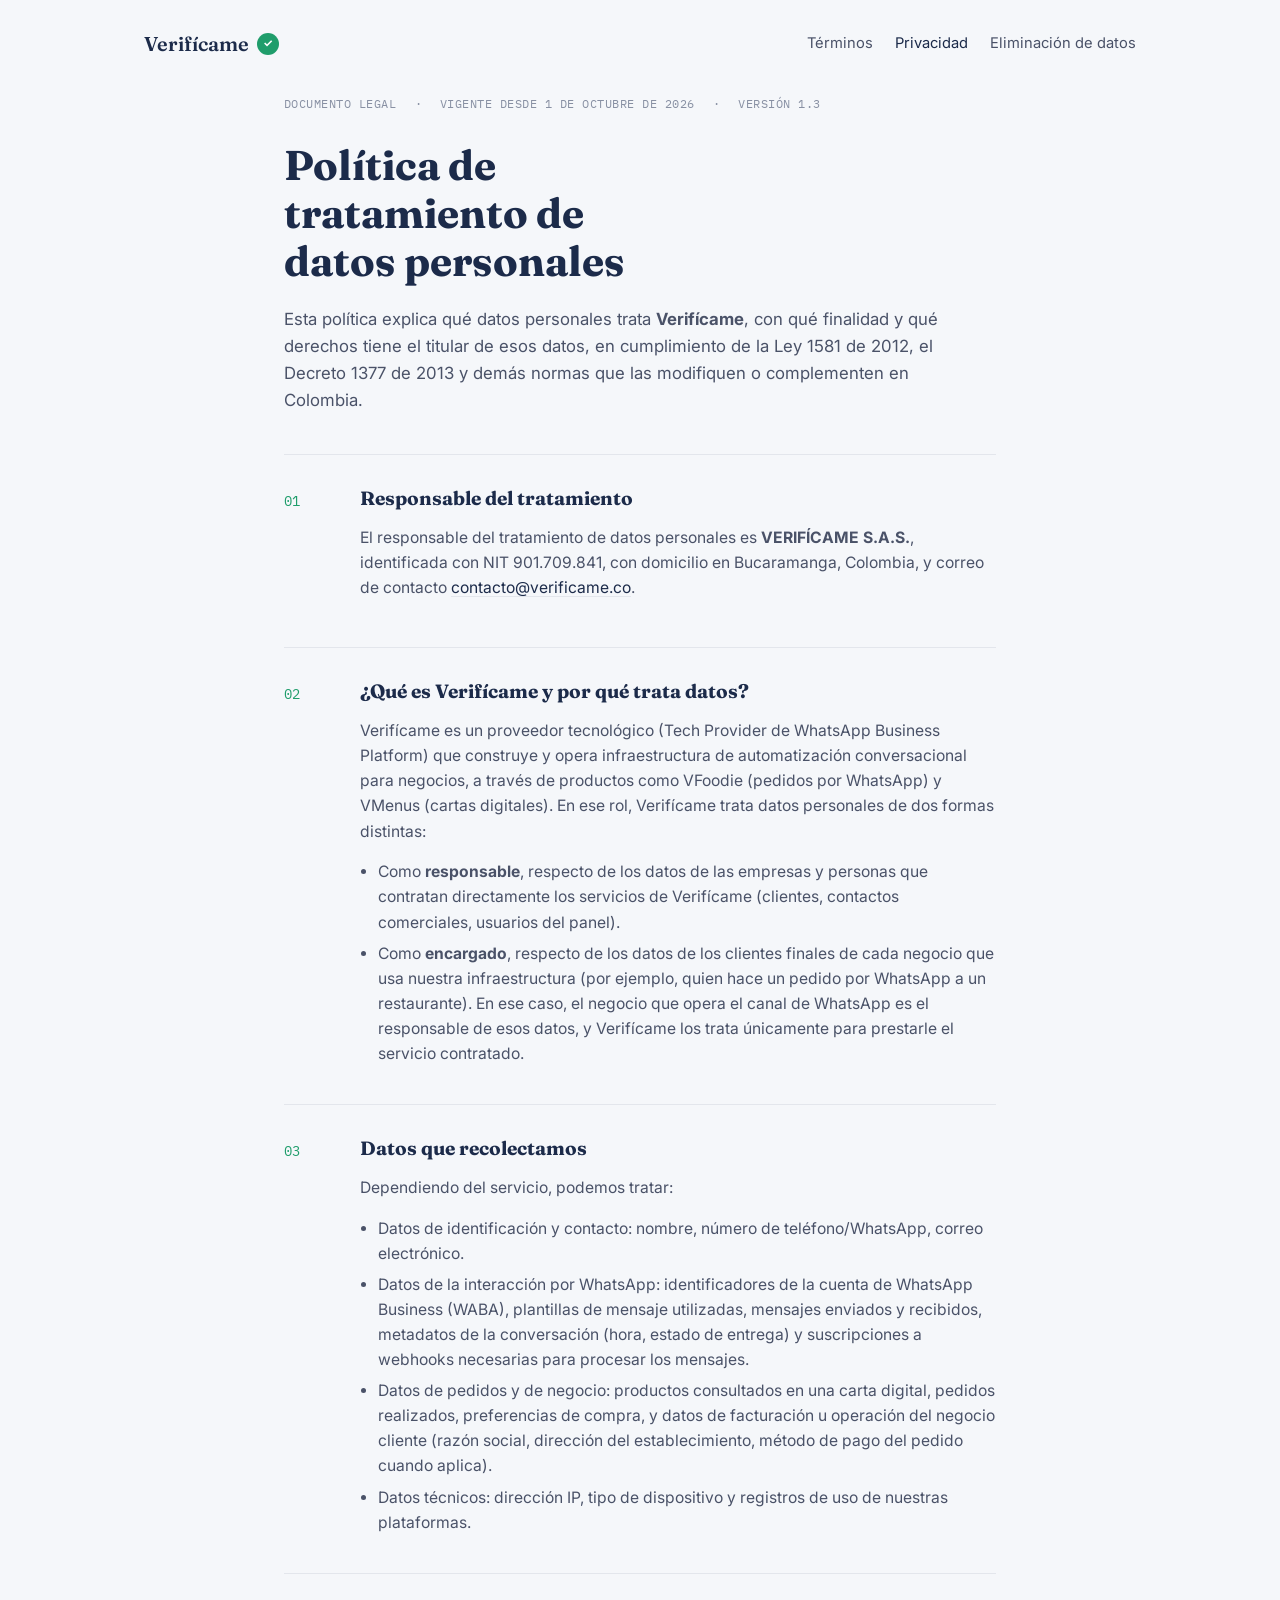
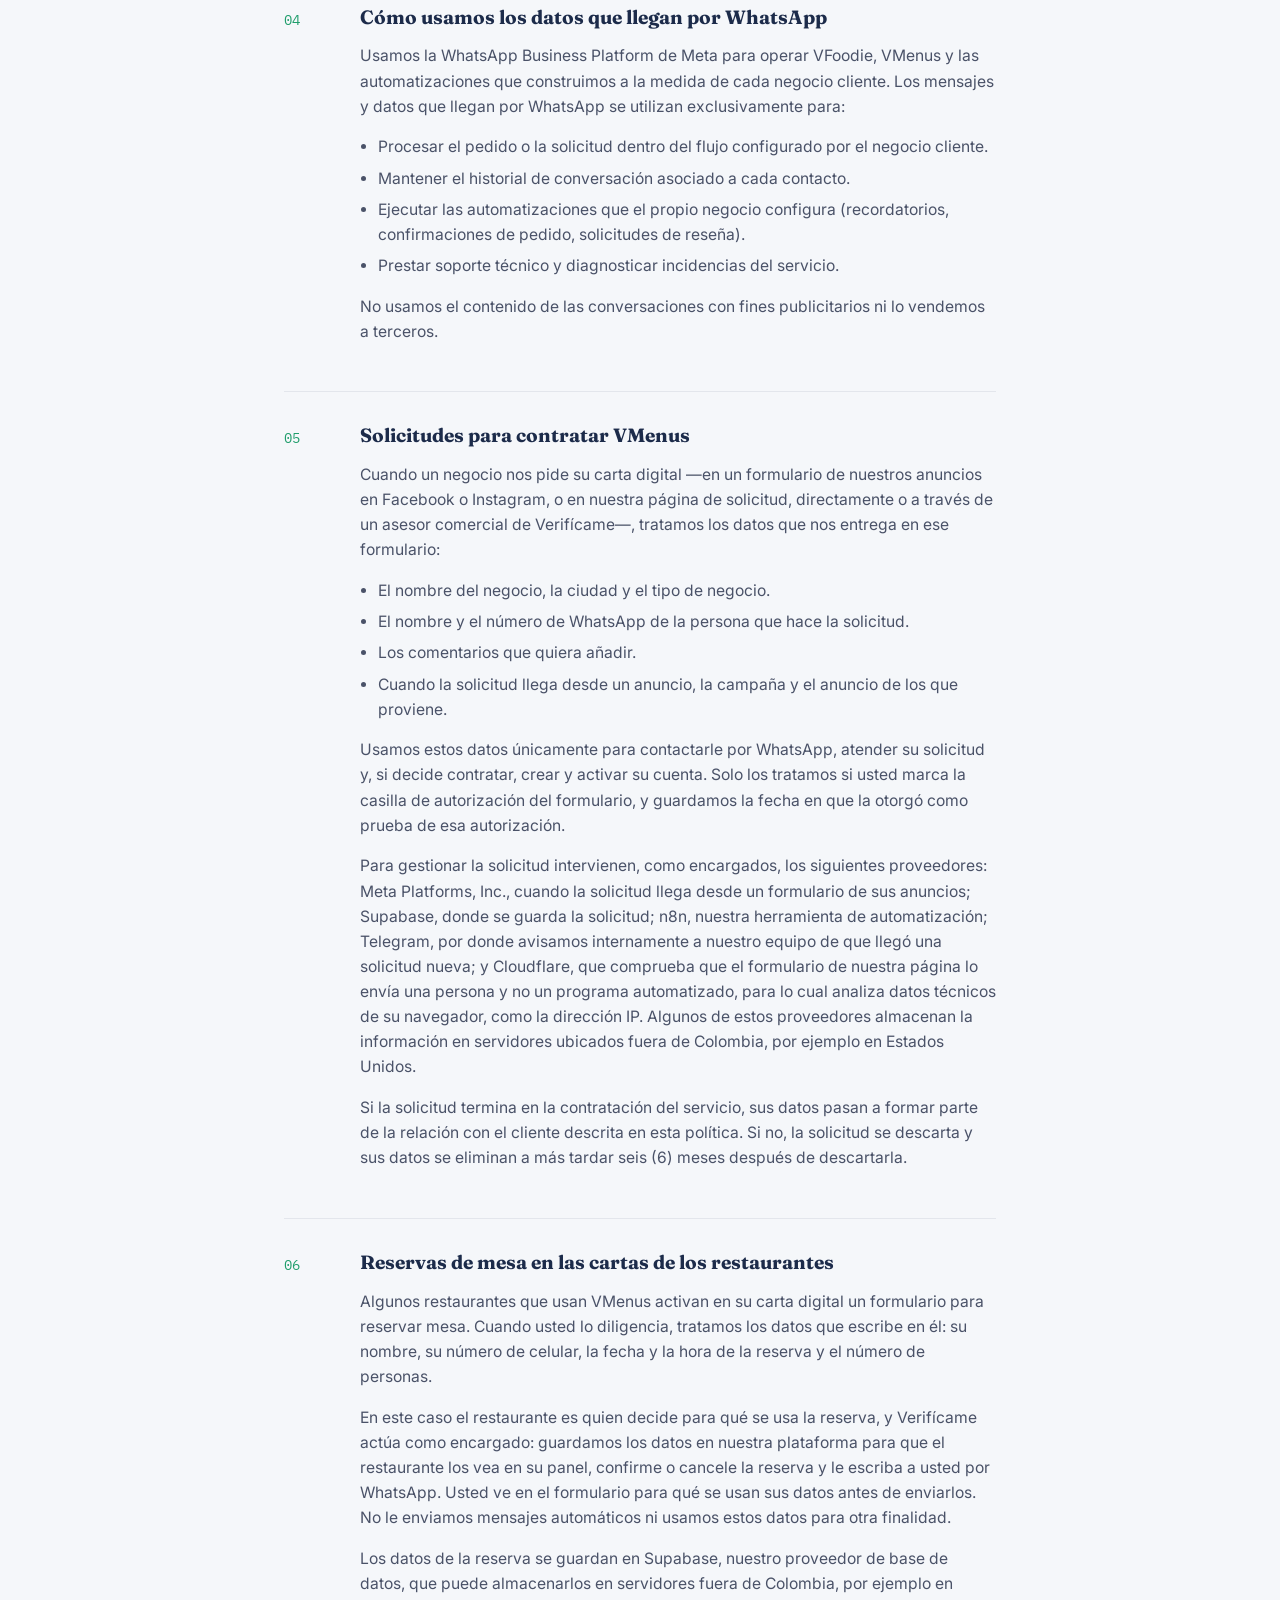
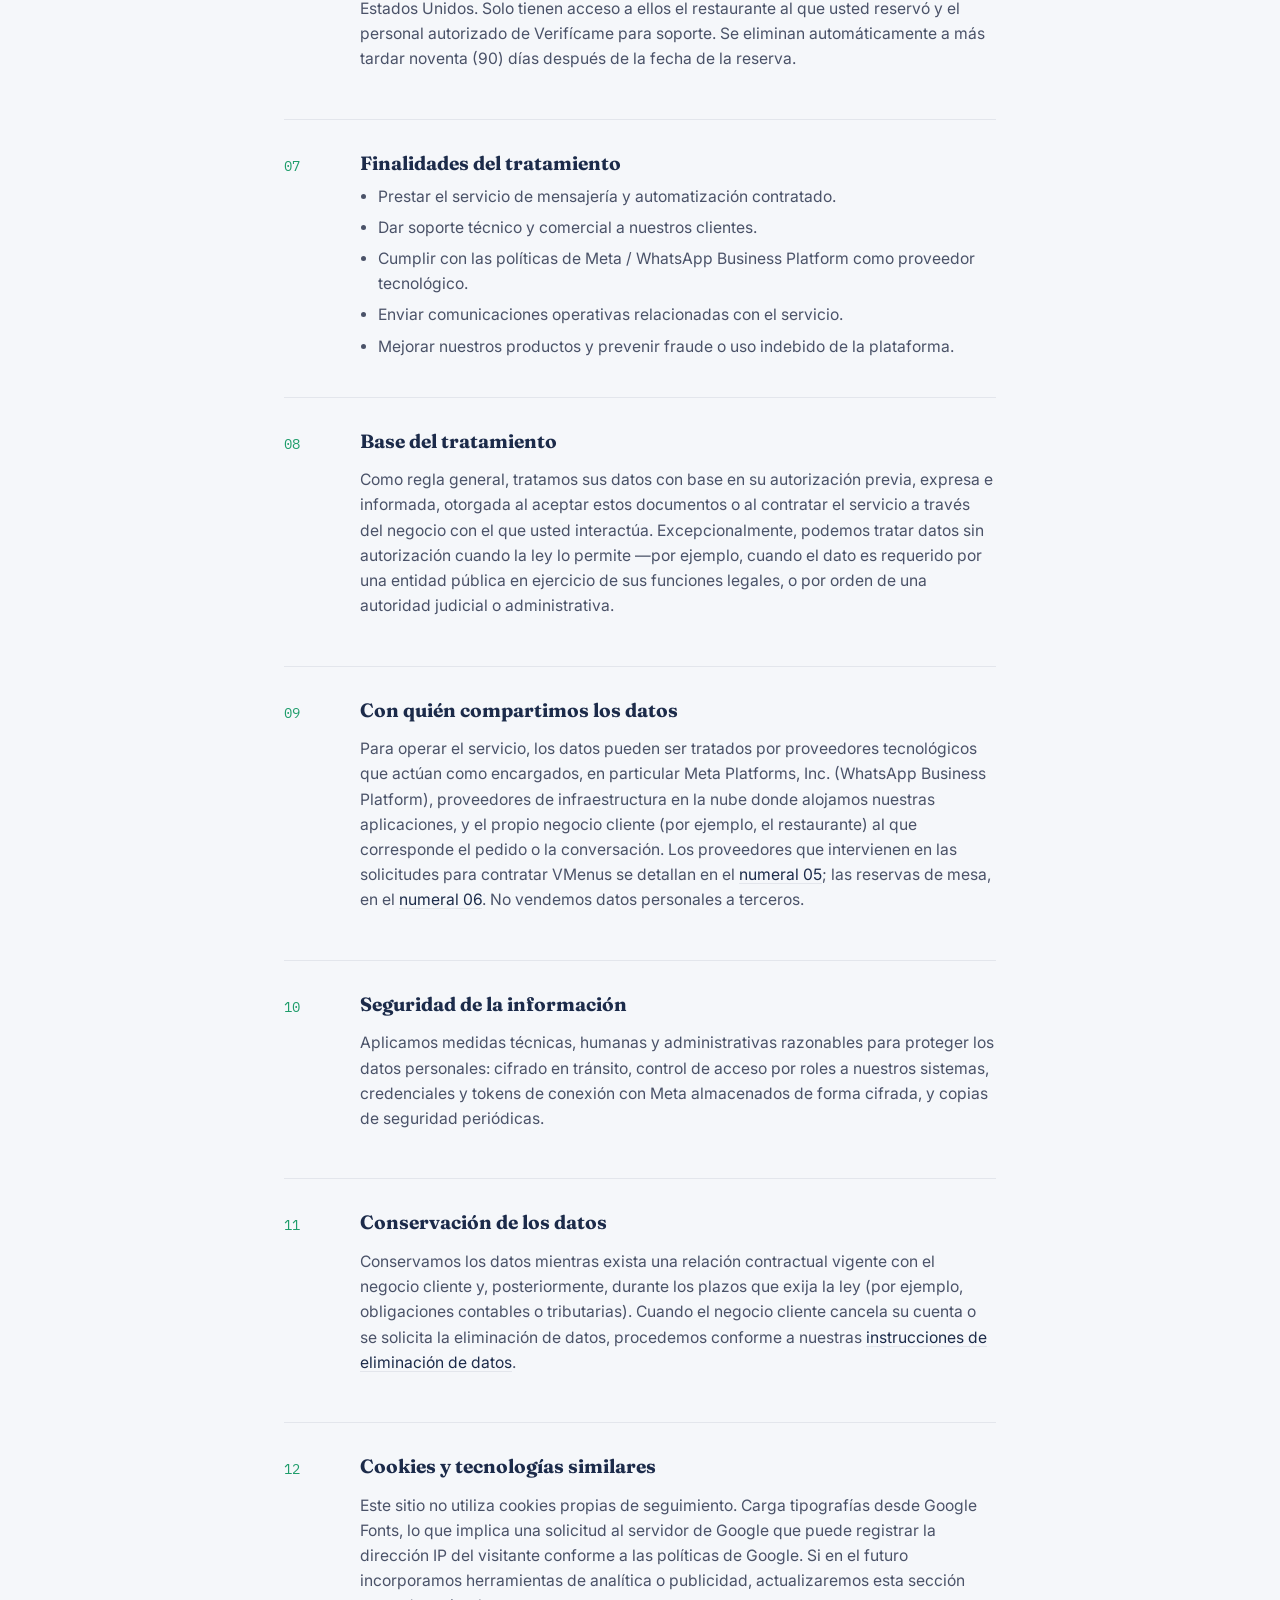
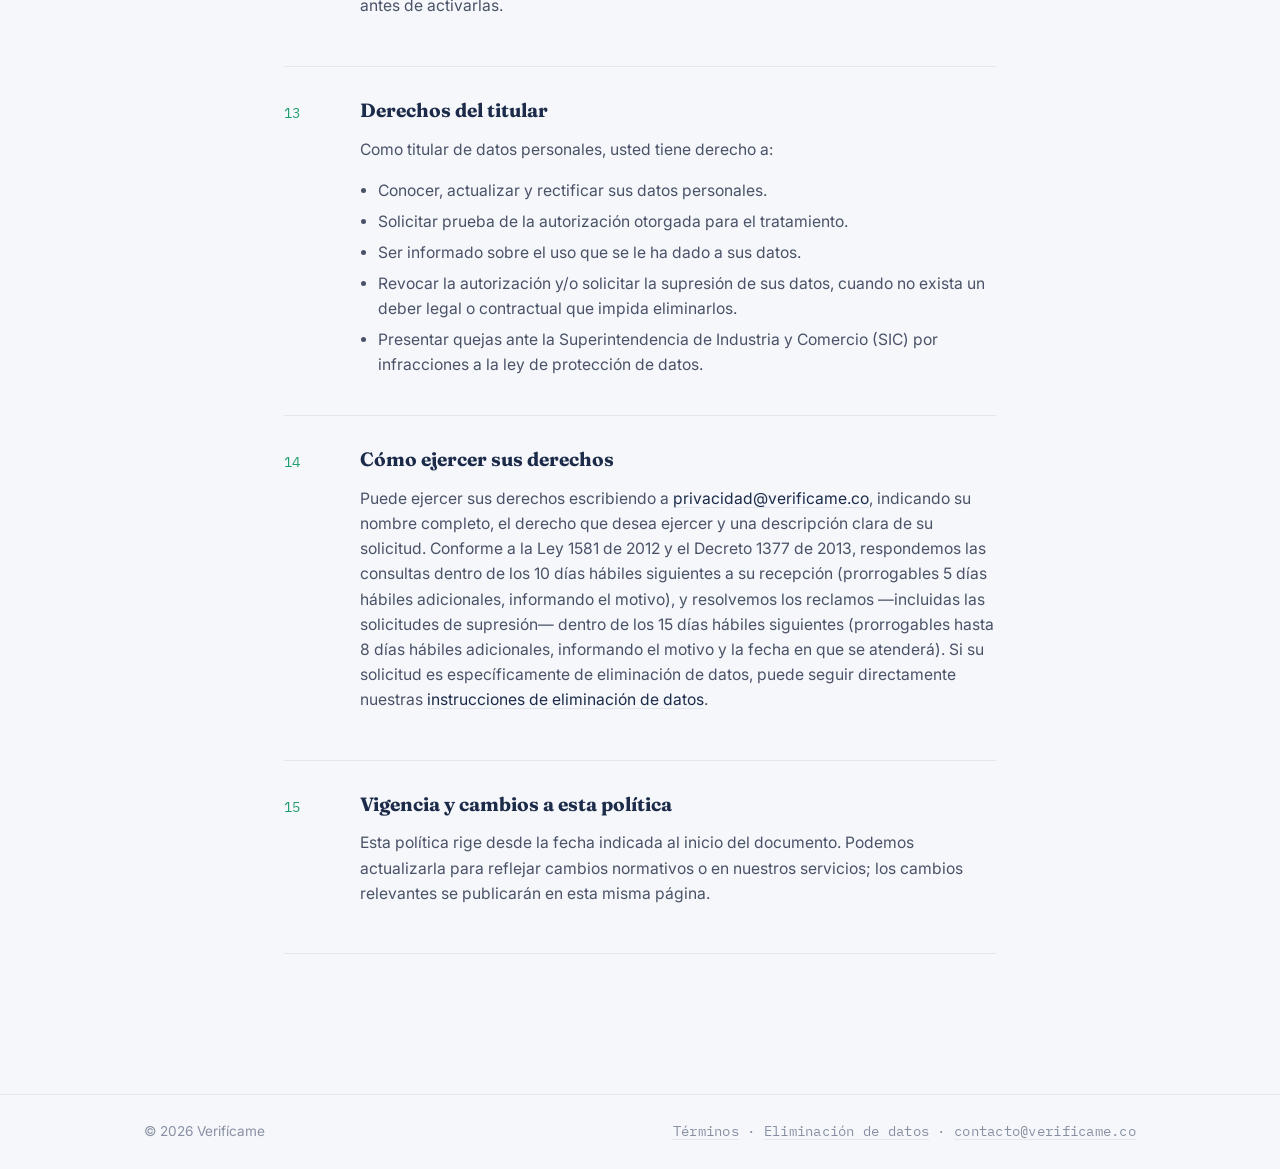
<file: privacidad.html>
<!DOCTYPE html>
<html lang="es">
<head>
<meta charset="UTF-8">
<meta name="viewport" content="width=device-width, initial-scale=1.0">
<title>Política de Privacidad — Verifícame</title>
<meta name="description" content="Política de tratamiento de datos personales de Verifícame, conforme a la Ley 1581 de 2012 de Colombia.">
<link rel="preconnect" href="https://fonts.googleapis.com">
<link rel="preconnect" href="https://fonts.gstatic.com" crossorigin>
<link href="https://fonts.googleapis.com/css2?family=Fraunces:opsz,wght@9..144,400;9..144,600;9..144,700&family=Inter:wght@400;500;600&family=IBM+Plex+Mono:wght@400;500&display=swap" rel="stylesheet">
<link rel="stylesheet" href="styles.css">
</head>
<body>

<header class="site-header">
  <a href="/" class="wordmark">Verifícame <span class="mark">✓</span></a>
  <nav>
    <a href="/terminos">Términos</a>
    <a href="/privacidad" aria-current="page">Privacidad</a>
    <a href="/eliminacion-datos">Eliminación de datos</a>
  </nav>
</header>

<main class="doc">
  <div class="doc-meta">
    <span>Documento legal</span>
    <span>·</span>
    <span>Vigente desde 1 de octubre de 2026</span>
    <span>·</span>
    <span>Versión 1.3</span>
  </div>

  <h1>Política de tratamiento de datos personales</h1>
  <p class="lede">
    Esta política explica qué datos personales trata <strong>Verifícame</strong>, con qué finalidad y qué
    derechos tiene el titular de esos datos, en cumplimiento de la Ley 1581 de 2012, el Decreto 1377 de 2013
    y demás normas que las modifiquen o complementen en Colombia.
  </p>

  <div class="clause">
    <div class="idx mono">01</div>
    <div>
      <h2>Responsable del tratamiento</h2>
      <p>
        El responsable del tratamiento de datos personales es
        <strong>VERIFÍCAME S.A.S.</strong>,
        identificada con NIT 901.709.841, con domicilio en Bucaramanga, Colombia, y correo de contacto
        <a href="mailto:contacto@verificame.co">contacto@verificame.co</a>.
      </p>
    </div>
  </div>

  <div class="clause">
    <div class="idx mono">02</div>
    <div>
      <h2>¿Qué es Verifícame y por qué trata datos?</h2>
      <p>
        Verifícame es un proveedor tecnológico (Tech Provider de WhatsApp Business Platform) que construye y
        opera infraestructura de automatización conversacional para negocios, a través de productos como
        VFoodie (pedidos por WhatsApp) y VMenus (cartas digitales). En ese rol, Verifícame trata datos
        personales de dos formas distintas:
      </p>
      <ul>
        <li>Como <strong>responsable</strong>, respecto de los datos de las empresas y personas que contratan
          directamente los servicios de Verifícame (clientes, contactos comerciales, usuarios del panel).</li>
        <li>Como <strong>encargado</strong>, respecto de los datos de los clientes finales de cada negocio que
          usa nuestra infraestructura (por ejemplo, quien hace un pedido por WhatsApp a un restaurante). En
          ese caso, el negocio que opera el canal de WhatsApp es el responsable de esos datos, y Verifícame
          los trata únicamente para prestarle el servicio contratado.</li>
      </ul>
    </div>
  </div>

  <div class="clause">
    <div class="idx mono">03</div>
    <div>
      <h2>Datos que recolectamos</h2>
      <p>Dependiendo del servicio, podemos tratar:</p>
      <ul>
        <li>Datos de identificación y contacto: nombre, número de teléfono/WhatsApp, correo electrónico.</li>
        <li>Datos de la interacción por WhatsApp: identificadores de la cuenta de WhatsApp Business (WABA),
          plantillas de mensaje utilizadas, mensajes enviados y recibidos, metadatos de la conversación
          (hora, estado de entrega) y suscripciones a webhooks necesarias para procesar los mensajes.</li>
        <li>Datos de pedidos y de negocio: productos consultados en una carta digital, pedidos realizados,
          preferencias de compra, y datos de facturación u operación del negocio cliente (razón social,
          dirección del establecimiento, método de pago del pedido cuando aplica).</li>
        <li>Datos técnicos: dirección IP, tipo de dispositivo y registros de uso de nuestras plataformas.</li>
      </ul>
    </div>
  </div>

  <div class="clause">
    <div class="idx mono">04</div>
    <div>
      <h2>Cómo usamos los datos que llegan por WhatsApp</h2>
      <p>
        Usamos la WhatsApp Business Platform de Meta para operar VFoodie, VMenus y las automatizaciones que
        construimos a la medida de cada negocio cliente. Los mensajes y datos que llegan por WhatsApp se
        utilizan exclusivamente para:
      </p>
      <ul>
        <li>Procesar el pedido o la solicitud dentro del flujo configurado por el negocio cliente.</li>
        <li>Mantener el historial de conversación asociado a cada contacto.</li>
        <li>Ejecutar las automatizaciones que el propio negocio configura (recordatorios, confirmaciones de
          pedido, solicitudes de reseña).</li>
        <li>Prestar soporte técnico y diagnosticar incidencias del servicio.</li>
      </ul>
      <p>
        No usamos el contenido de las conversaciones con fines publicitarios ni lo vendemos a terceros.
      </p>
    </div>
  </div>

  <div class="clause" id="solicitudes">
    <div class="idx mono">05</div>
    <div>
      <h2>Solicitudes para contratar VMenus</h2>
      <p>
        Cuando un negocio nos pide su carta digital —en un formulario de nuestros anuncios en Facebook o
        Instagram, o en nuestra página de solicitud, directamente o a través de un asesor comercial de
        Verifícame—, tratamos los datos que nos entrega en ese formulario:
      </p>
      <ul>
        <li>El nombre del negocio, la ciudad y el tipo de negocio.</li>
        <li>El nombre y el número de WhatsApp de la persona que hace la solicitud.</li>
        <li>Los comentarios que quiera añadir.</li>
        <li>Cuando la solicitud llega desde un anuncio, la campaña y el anuncio de los que proviene.</li>
      </ul>
      <p>
        Usamos estos datos únicamente para contactarle por WhatsApp, atender su solicitud y, si decide
        contratar, crear y activar su cuenta. Solo los tratamos si usted marca la casilla de autorización del
        formulario, y guardamos la fecha en que la otorgó como prueba de esa autorización.
      </p>
      <p>
        Para gestionar la solicitud intervienen, como encargados, los siguientes proveedores: Meta Platforms,
        Inc., cuando la solicitud llega desde un formulario de sus anuncios; Supabase, donde se guarda la
        solicitud; n8n, nuestra herramienta de automatización; Telegram, por donde avisamos internamente a
        nuestro equipo de que llegó una solicitud nueva; y Cloudflare, que comprueba que el formulario de
        nuestra página lo envía una persona y no un programa automatizado, para lo cual analiza datos técnicos
        de su navegador, como la dirección IP. Algunos de estos proveedores almacenan la información en
        servidores ubicados fuera de Colombia, por ejemplo en Estados Unidos.
      </p>
      <p>
        Si la solicitud termina en la contratación del servicio, sus datos pasan a formar parte de la relación
        con el cliente descrita en esta política. Si no, la solicitud se descarta y sus datos se eliminan a
        más tardar seis (6) meses después de descartarla.
      </p>
    </div>
  </div>

  <div class="clause" id="reservas">
    <div class="idx mono">06</div>
    <div>
      <h2>Reservas de mesa en las cartas de los restaurantes</h2>
      <p>
        Algunos restaurantes que usan VMenus activan en su carta digital un formulario para reservar mesa.
        Cuando usted lo diligencia, tratamos los datos que escribe en él: su nombre, su número de celular, la
        fecha y la hora de la reserva y el número de personas.
      </p>
      <p>
        En este caso el restaurante es quien decide para qué se usa la reserva, y Verifícame actúa como
        encargado: guardamos los datos en nuestra plataforma para que el restaurante los vea en su panel,
        confirme o cancele la reserva y le escriba a usted por WhatsApp. Usted ve en el formulario para qué
        se usan sus datos antes de enviarlos. No le enviamos mensajes automáticos ni usamos estos datos para
        otra finalidad.
      </p>
      <p>
        Los datos de la reserva se guardan en Supabase, nuestro proveedor de base de datos, que puede
        almacenarlos en servidores fuera de Colombia, por ejemplo en Estados Unidos. Solo tienen acceso a ellos
        el restaurante al que usted reservó y el personal autorizado de Verifícame para soporte. Se eliminan
        automáticamente a más tardar noventa (90) días después de la fecha de la reserva.
      </p>
    </div>
  </div>

  <div class="clause">
    <div class="idx mono">07</div>
    <div>
      <h2>Finalidades del tratamiento</h2>
      <ul>
        <li>Prestar el servicio de mensajería y automatización contratado.</li>
        <li>Dar soporte técnico y comercial a nuestros clientes.</li>
        <li>Cumplir con las políticas de Meta / WhatsApp Business Platform como proveedor tecnológico.</li>
        <li>Enviar comunicaciones operativas relacionadas con el servicio.</li>
        <li>Mejorar nuestros productos y prevenir fraude o uso indebido de la plataforma.</li>
      </ul>
    </div>
  </div>

  <div class="clause">
    <div class="idx mono">08</div>
    <div>
      <h2>Base del tratamiento</h2>
      <p>
        Como regla general, tratamos sus datos con base en su autorización previa, expresa e informada,
        otorgada al aceptar estos documentos o al contratar el servicio a través del negocio con el que usted
        interactúa. Excepcionalmente, podemos tratar datos sin autorización cuando la ley lo permite —por
        ejemplo, cuando el dato es requerido por una entidad pública en ejercicio de sus funciones legales, o
        por orden de una autoridad judicial o administrativa.
      </p>
    </div>
  </div>

  <div class="clause">
    <div class="idx mono">09</div>
    <div>
      <h2>Con quién compartimos los datos</h2>
      <p>
        Para operar el servicio, los datos pueden ser tratados por proveedores tecnológicos que actúan como
        encargados, en particular Meta Platforms, Inc. (WhatsApp Business Platform), proveedores de
        infraestructura en la nube donde alojamos nuestras aplicaciones, y el propio negocio cliente (por
        ejemplo, el restaurante) al que corresponde el pedido o la conversación. Los proveedores que
        intervienen en las solicitudes para contratar VMenus se detallan en el
        <a href="#solicitudes">numeral 05</a>; las reservas de mesa, en el <a href="#reservas">numeral 06</a>. No vendemos datos personales a terceros.
      </p>
    </div>
  </div>

  <div class="clause">
    <div class="idx mono">10</div>
    <div>
      <h2>Seguridad de la información</h2>
      <p>
        Aplicamos medidas técnicas, humanas y administrativas razonables para proteger los datos personales:
        cifrado en tránsito, control de acceso por roles a nuestros sistemas, credenciales y tokens de
        conexión con Meta almacenados de forma cifrada, y copias de seguridad periódicas.
      </p>
    </div>
  </div>

  <div class="clause">
    <div class="idx mono">11</div>
    <div>
      <h2>Conservación de los datos</h2>
      <p>
        Conservamos los datos mientras exista una relación contractual vigente con el negocio cliente y,
        posteriormente, durante los plazos que exija la ley (por ejemplo, obligaciones contables o
        tributarias). Cuando el negocio cliente cancela su cuenta o se solicita la eliminación de datos,
        procedemos conforme a nuestras <a href="/eliminacion-datos">instrucciones de eliminación de datos</a>.
      </p>
    </div>
  </div>

  <div class="clause">
    <div class="idx mono">12</div>
    <div>
      <h2>Cookies y tecnologías similares</h2>
      <p>
        Este sitio no utiliza cookies propias de seguimiento. Carga tipografías desde Google Fonts, lo que
        implica una solicitud al servidor de Google que puede registrar la dirección IP del visitante
        conforme a las políticas de Google. Si en el futuro incorporamos herramientas de analítica o
        publicidad, actualizaremos esta sección antes de activarlas.
      </p>
    </div>
  </div>

  <div class="clause">
    <div class="idx mono">13</div>
    <div>
      <h2>Derechos del titular</h2>
      <p>Como titular de datos personales, usted tiene derecho a:</p>
      <ul>
        <li>Conocer, actualizar y rectificar sus datos personales.</li>
        <li>Solicitar prueba de la autorización otorgada para el tratamiento.</li>
        <li>Ser informado sobre el uso que se le ha dado a sus datos.</li>
        <li>Revocar la autorización y/o solicitar la supresión de sus datos, cuando no exista un deber legal
          o contractual que impida eliminarlos.</li>
        <li>Presentar quejas ante la Superintendencia de Industria y Comercio (SIC) por infracciones a la ley
          de protección de datos.</li>
      </ul>
    </div>
  </div>

  <div class="clause">
    <div class="idx mono">14</div>
    <div>
      <h2>Cómo ejercer sus derechos</h2>
      <p>
        Puede ejercer sus derechos escribiendo a <a href="mailto:privacidad@verificame.co">privacidad@verificame.co</a>, indicando
        su nombre completo, el derecho que desea ejercer y una descripción clara de su solicitud. Conforme a
        la Ley 1581 de 2012 y el Decreto 1377 de 2013, respondemos las consultas dentro de los 10 días
        hábiles siguientes a su recepción (prorrogables 5 días hábiles adicionales, informando el motivo), y
        resolvemos los reclamos —incluidas las solicitudes de supresión— dentro de los 15 días hábiles
        siguientes (prorrogables hasta 8 días hábiles adicionales, informando el motivo y la fecha en que se
        atenderá). Si su solicitud es específicamente de eliminación de datos, puede seguir directamente
        nuestras <a href="/eliminacion-datos">instrucciones de eliminación de datos</a>.
      </p>
    </div>
  </div>

  <div class="clause">
    <div class="idx mono">15</div>
    <div>
      <h2>Vigencia y cambios a esta política</h2>
      <p>
        Esta política rige desde la fecha indicada al inicio del documento. Podemos actualizarla para
        reflejar cambios normativos o en nuestros servicios; los cambios relevantes se publicarán en esta
        misma página.
      </p>
    </div>
  </div>
</main>

<footer class="site-footer">
  <div class="in">
    <span>© <span id="year"></span> Verifícame</span>
    <span class="mono"><a href="/terminos">Términos</a> · <a href="/eliminacion-datos">Eliminación de datos</a> · <a href="mailto:contacto@verificame.co">contacto@verificame.co</a></span>
  </div>
</footer>

<script>document.getElementById('year').textContent = new Date().getFullYear();</script>
</body>
</html>
</file>
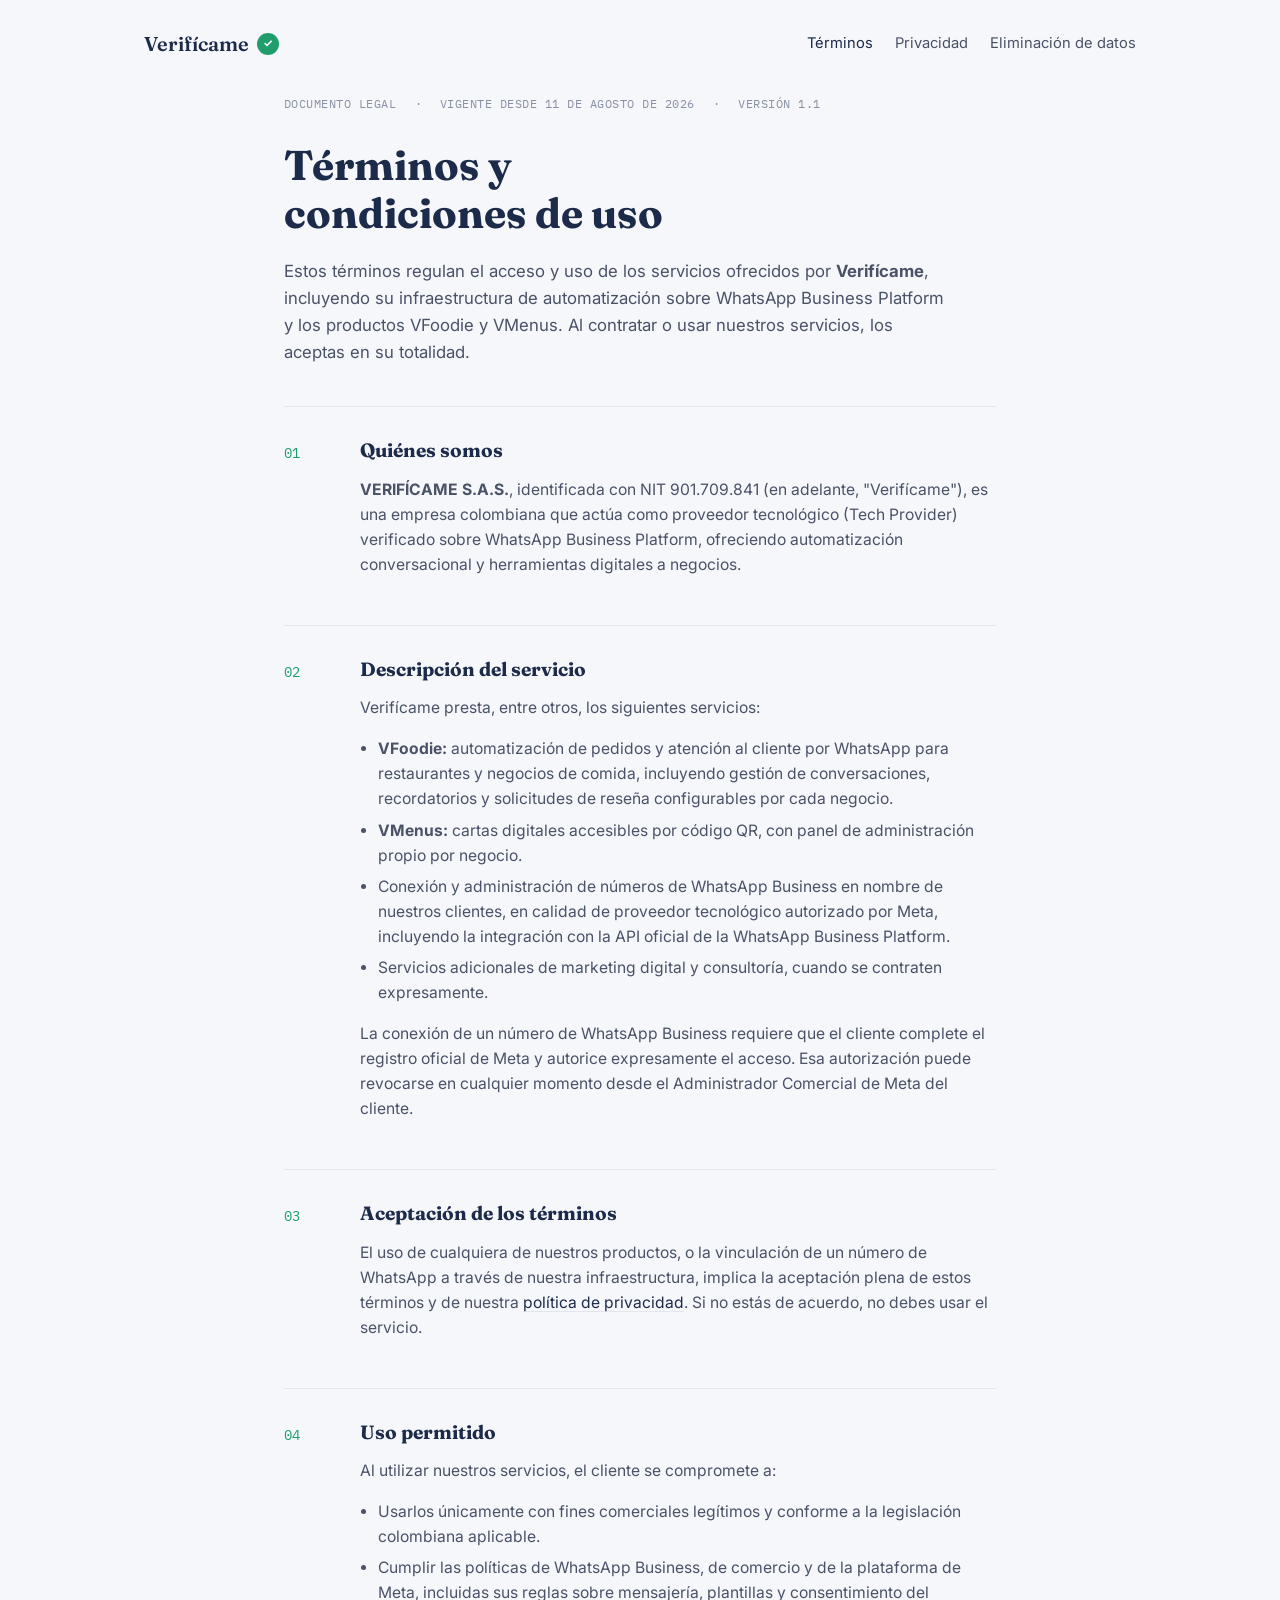
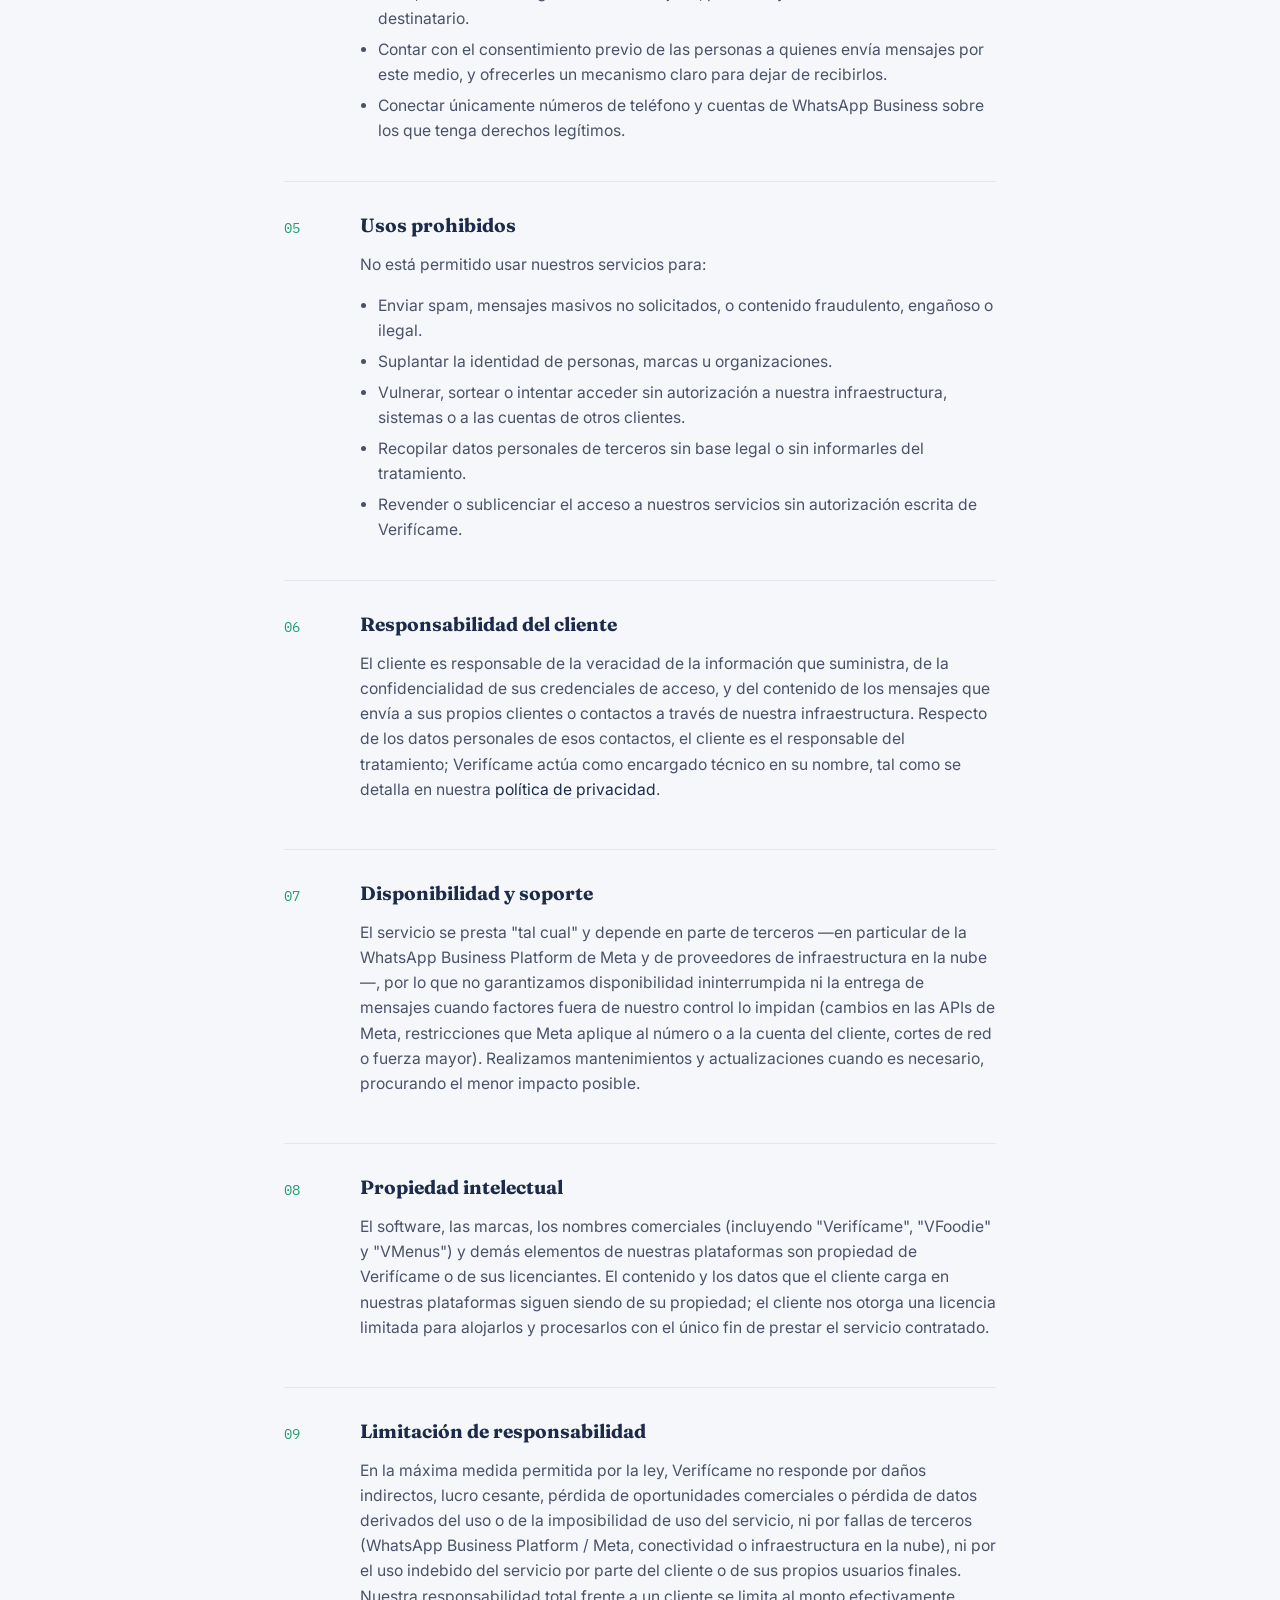
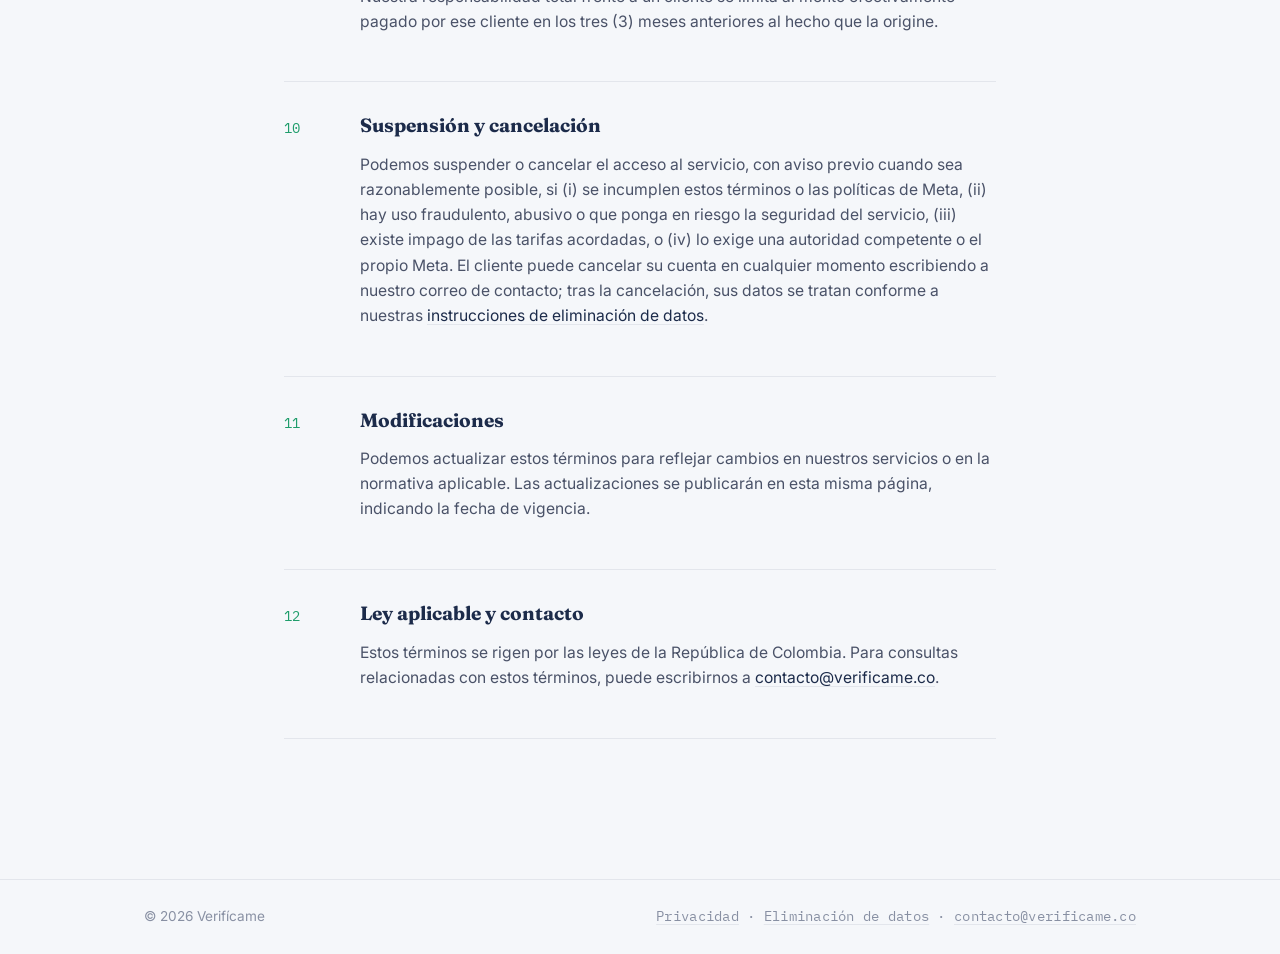
<file: terminos.html>
<!DOCTYPE html>
<html lang="es">
<head>
<meta charset="UTF-8">
<meta name="viewport" content="width=device-width, initial-scale=1.0">
<title>Términos y Condiciones — Verifícame</title>
<meta name="description" content="Términos y condiciones de uso de los servicios de Verifícame.">
<link rel="preconnect" href="https://fonts.googleapis.com">
<link rel="preconnect" href="https://fonts.gstatic.com" crossorigin>
<link href="https://fonts.googleapis.com/css2?family=Fraunces:opsz,wght@9..144,400;9..144,600;9..144,700&family=Inter:wght@400;500;600&family=IBM+Plex+Mono:wght@400;500&display=swap" rel="stylesheet">
<link rel="stylesheet" href="styles.css">
</head>
<body>

<header class="site-header">
  <a href="/" class="wordmark">Verifícame <span class="mark">✓</span></a>
  <nav>
    <a href="/terminos" aria-current="page">Términos</a>
    <a href="/privacidad">Privacidad</a>
    <a href="/eliminacion-datos">Eliminación de datos</a>
  </nav>
</header>

<main class="doc">
  <div class="doc-meta">
    <span>Documento legal</span>
    <span>·</span>
    <span>Vigente desde 11 de agosto de 2026</span>
    <span>·</span>
    <span>Versión 1.1</span>
  </div>

  <h1>Términos y condiciones de uso</h1>
  <p class="lede">
    Estos términos regulan el acceso y uso de los servicios ofrecidos por <strong>Verifícame</strong>,
    incluyendo su infraestructura de automatización sobre WhatsApp Business Platform y los productos
    VFoodie y VMenus. Al contratar o usar nuestros servicios, los aceptas en su totalidad.
  </p>

  <div class="clause">
    <div class="idx mono">01</div>
    <div>
      <h2>Quiénes somos</h2>
      <p>
        <strong>VERIFÍCAME S.A.S.</strong>, identificada con NIT
        901.709.841 (en adelante, "Verifícame"), es una empresa colombiana que actúa como
        proveedor tecnológico (Tech Provider) verificado sobre WhatsApp Business Platform, ofreciendo
        automatización conversacional y herramientas digitales a negocios.
      </p>
    </div>
  </div>

  <div class="clause">
    <div class="idx mono">02</div>
    <div>
      <h2>Descripción del servicio</h2>
      <p>Verifícame presta, entre otros, los siguientes servicios:</p>
      <ul>
        <li><strong>VFoodie:</strong> automatización de pedidos y atención al cliente por WhatsApp para
          restaurantes y negocios de comida, incluyendo gestión de conversaciones, recordatorios y
          solicitudes de reseña configurables por cada negocio.</li>
        <li><strong>VMenus:</strong> cartas digitales accesibles por código QR, con panel de administración
          propio por negocio.</li>
        <li>Conexión y administración de números de WhatsApp Business en nombre de nuestros clientes, en
          calidad de proveedor tecnológico autorizado por Meta, incluyendo la integración con la API oficial
          de la WhatsApp Business Platform.</li>
        <li>Servicios adicionales de marketing digital y consultoría, cuando se contraten expresamente.</li>
      </ul>
      <p>
        La conexión de un número de WhatsApp Business requiere que el cliente complete el registro oficial
        de Meta y autorice expresamente el acceso. Esa autorización puede revocarse en cualquier momento
        desde el Administrador Comercial de Meta del cliente.
      </p>
    </div>
  </div>

  <div class="clause">
    <div class="idx mono">03</div>
    <div>
      <h2>Aceptación de los términos</h2>
      <p>
        El uso de cualquiera de nuestros productos, o la vinculación de un número de WhatsApp a través de
        nuestra infraestructura, implica la aceptación plena de estos términos y de nuestra
        <a href="/privacidad">política de privacidad</a>. Si no estás de acuerdo, no debes usar el servicio.
      </p>
    </div>
  </div>

  <div class="clause">
    <div class="idx mono">04</div>
    <div>
      <h2>Uso permitido</h2>
      <p>Al utilizar nuestros servicios, el cliente se compromete a:</p>
      <ul>
        <li>Usarlos únicamente con fines comerciales legítimos y conforme a la legislación colombiana
          aplicable.</li>
        <li>Cumplir las políticas de WhatsApp Business, de comercio y de la plataforma de Meta, incluidas sus
          reglas sobre mensajería, plantillas y consentimiento del destinatario.</li>
        <li>Contar con el consentimiento previo de las personas a quienes envía mensajes por este medio, y
          ofrecerles un mecanismo claro para dejar de recibirlos.</li>
        <li>Conectar únicamente números de teléfono y cuentas de WhatsApp Business sobre los que tenga
          derechos legítimos.</li>
      </ul>
    </div>
  </div>

  <div class="clause">
    <div class="idx mono">05</div>
    <div>
      <h2>Usos prohibidos</h2>
      <p>No está permitido usar nuestros servicios para:</p>
      <ul>
        <li>Enviar spam, mensajes masivos no solicitados, o contenido fraudulento, engañoso o ilegal.</li>
        <li>Suplantar la identidad de personas, marcas u organizaciones.</li>
        <li>Vulnerar, sortear o intentar acceder sin autorización a nuestra infraestructura, sistemas o a las
          cuentas de otros clientes.</li>
        <li>Recopilar datos personales de terceros sin base legal o sin informarles del tratamiento.</li>
        <li>Revender o sublicenciar el acceso a nuestros servicios sin autorización escrita de Verifícame.</li>
      </ul>
    </div>
  </div>

  <div class="clause">
    <div class="idx mono">06</div>
    <div>
      <h2>Responsabilidad del cliente</h2>
      <p>
        El cliente es responsable de la veracidad de la información que suministra, de la confidencialidad
        de sus credenciales de acceso, y del contenido de los mensajes que envía a sus propios clientes o
        contactos a través de nuestra infraestructura. Respecto de los datos personales de esos contactos, el
        cliente es el responsable del tratamiento; Verifícame actúa como encargado técnico en su nombre, tal
        como se detalla en nuestra <a href="/privacidad">política de privacidad</a>.
      </p>
    </div>
  </div>

  <div class="clause">
    <div class="idx mono">07</div>
    <div>
      <h2>Disponibilidad y soporte</h2>
      <p>
        El servicio se presta "tal cual" y depende en parte de terceros —en particular de la WhatsApp
        Business Platform de Meta y de proveedores de infraestructura en la nube—, por lo que no garantizamos
        disponibilidad ininterrumpida ni la entrega de mensajes cuando factores fuera de nuestro control lo
        impidan (cambios en las APIs de Meta, restricciones que Meta aplique al número o a la cuenta del
        cliente, cortes de red o fuerza mayor). Realizamos mantenimientos y actualizaciones cuando es
        necesario, procurando el menor impacto posible.
      </p>
    </div>
  </div>

  <div class="clause">
    <div class="idx mono">08</div>
    <div>
      <h2>Propiedad intelectual</h2>
      <p>
        El software, las marcas, los nombres comerciales (incluyendo "Verifícame", "VFoodie" y "VMenus") y
        demás elementos de nuestras plataformas son propiedad de Verifícame o de sus licenciantes. El
        contenido y los datos que el cliente carga en nuestras plataformas siguen siendo de su propiedad;
        el cliente nos otorga una licencia limitada para alojarlos y procesarlos con el único fin de prestar
        el servicio contratado.
      </p>
    </div>
  </div>

  <div class="clause">
    <div class="idx mono">09</div>
    <div>
      <h2>Limitación de responsabilidad</h2>
      <p>
        En la máxima medida permitida por la ley, Verifícame no responde por daños indirectos, lucro cesante,
        pérdida de oportunidades comerciales o pérdida de datos derivados del uso o de la imposibilidad de
        uso del servicio, ni por fallas de terceros (WhatsApp Business Platform / Meta, conectividad o
        infraestructura en la nube), ni por el uso indebido del servicio por parte del cliente o de sus
        propios usuarios finales. Nuestra responsabilidad total frente a un cliente se limita al monto
        efectivamente pagado por ese cliente en los tres (3) meses anteriores al
        hecho que la origine.
      </p>
    </div>
  </div>

  <div class="clause">
    <div class="idx mono">10</div>
    <div>
      <h2>Suspensión y cancelación</h2>
      <p>
        Podemos suspender o cancelar el acceso al servicio, con aviso previo cuando sea razonablemente
        posible, si (i) se incumplen estos términos o las políticas de Meta, (ii) hay uso fraudulento,
        abusivo o que ponga en riesgo la seguridad del servicio, (iii) existe impago de las tarifas acordadas,
        o (iv) lo exige una autoridad competente o el propio Meta. El cliente puede cancelar su cuenta en
        cualquier momento escribiendo a nuestro correo de contacto; tras la cancelación, sus datos se tratan
        conforme a nuestras <a href="/eliminacion-datos">instrucciones de eliminación de datos</a>.
      </p>
    </div>
  </div>

  <div class="clause">
    <div class="idx mono">11</div>
    <div>
      <h2>Modificaciones</h2>
      <p>
        Podemos actualizar estos términos para reflejar cambios en nuestros servicios o en la normativa
        aplicable. Las actualizaciones se publicarán en esta misma página, indicando la fecha de vigencia.
      </p>
    </div>
  </div>

  <div class="clause">
    <div class="idx mono">12</div>
    <div>
      <h2>Ley aplicable y contacto</h2>
      <p>
        Estos términos se rigen por las leyes de la República de Colombia. Para consultas relacionadas con
        estos términos, puede escribirnos a <a href="mailto:contacto@verificame.co">contacto@verificame.co</a>.
      </p>
    </div>
  </div>
</main>

<footer class="site-footer">
  <div class="in">
    <span>© <span id="year"></span> Verifícame</span>
    <span class="mono"><a href="/privacidad">Privacidad</a> · <a href="/eliminacion-datos">Eliminación de datos</a> · <a href="mailto:contacto@verificame.co">contacto@verificame.co</a></span>
  </div>
</footer>

<script>document.getElementById('year').textContent = new Date().getFullYear();</script>
</body>
</html>
</file>
<file: styles.css>
/* Verifícame — sistema visual base
   Paleta: navy de confianza + verde "verificado" como único acento.
   Tipografía: Fraunces (display, con carácter) + Inter (cuerpo) + IBM Plex Mono (rótulos/cláusulas).
*/

:root {
  --bg: #F5F7FA;
  --bg-card: #FFFFFF;
  --ink: #12172B;
  --ink-soft: #4A5268;
  --ink-faint: #8890A3;
  --line: #E3E6EC;
  --brand: #1C2B4A;
  --accent: #1F9D6B;
  --accent-soft: #E4F5EC;
  --alert: #A6371F;
  --alert-soft: #FBEDE9;
  --radius: 14px;
  --max: 760px;
}

* { box-sizing: border-box; }

html {
  scroll-behavior: smooth;
}

body {
  margin: 0;
  background: var(--bg);
  color: var(--ink);
  font-family: 'Inter', system-ui, sans-serif;
  font-size: 16px;
  line-height: 1.6;
  -webkit-font-smoothing: antialiased;
}

a {
  color: var(--brand);
  text-decoration-color: var(--line);
  text-underline-offset: 3px;
}
a:hover { text-decoration-color: var(--accent); }
a:focus-visible, button:focus-visible {
  outline: 2px solid var(--accent);
  outline-offset: 3px;
  border-radius: 4px;
}

h1, h2, h3 {
  font-family: 'Fraunces', Georgia, serif;
  color: var(--brand);
  line-height: 1.15;
  margin: 0 0 0.5em;
}

.mono {
  font-family: 'IBM Plex Mono', ui-monospace, monospace;
  letter-spacing: 0.02em;
}

/* Header */
.site-header {
  display: flex;
  align-items: center;
  justify-content: space-between;
  max-width: 1040px;
  margin: 0 auto;
  padding: 28px 24px 20px;
}

.wordmark {
  display: inline-flex;
  align-items: center;
  gap: 8px;
  font-family: 'Fraunces', Georgia, serif;
  font-weight: 600;
  font-size: 1.25rem;
  color: var(--brand);
  text-decoration: none;
}

.wordmark .mark {
  display: inline-flex;
  align-items: center;
  justify-content: center;
  width: 22px;
  height: 22px;
  border-radius: 999px;
  background: var(--accent);
  color: #fff;
  font-size: 0.7rem;
  font-family: 'Inter', sans-serif;
  font-weight: 700;
}

.site-header nav {
  display: flex;
  gap: 22px;
  font-size: 0.92rem;
}
.site-header nav a {
  color: var(--ink-soft);
  text-decoration: none;
}
.site-header nav a:hover,
.site-header nav a[aria-current="page"] {
  color: var(--brand);
}

/* Legal document layout */
.doc {
  max-width: var(--max);
  margin: 0 auto;
  padding: 8px 24px 100px;
}

.doc-meta {
  display: flex;
  flex-wrap: wrap;
  gap: 8px 18px;
  font-family: 'IBM Plex Mono', monospace;
  font-size: 0.78rem;
  color: var(--ink-faint);
  text-transform: uppercase;
  letter-spacing: 0.04em;
  margin: 6px 0 28px;
}

.doc h1 {
  font-size: clamp(2rem, 4vw, 2.6rem);
  max-width: 14ch;
}

.doc > .lede {
  color: var(--ink-soft);
  font-size: 1.05rem;
  max-width: 60ch;
  margin-bottom: 40px;
}

.clause {
  border-top: 1px solid var(--line);
  padding: 32px 0;
  display: grid;
  grid-template-columns: 56px 1fr;
  gap: 20px;
}

.clause:last-of-type { border-bottom: 1px solid var(--line); }

.clause .idx {
  font-family: 'IBM Plex Mono', monospace;
  color: var(--accent);
  font-size: 0.85rem;
  padding-top: 4px;
}

.clause h2 {
  font-size: 1.2rem;
  margin-bottom: 10px;
}

.clause p, .clause li {
  color: var(--ink-soft);
  font-size: 0.98rem;
}

.clause ul {
  margin: 8px 0 0;
  padding-left: 1.1em;
}
.clause li { margin-bottom: 6px; }

.callout {
  background: var(--bg-card);
  border: 1px solid var(--line);
  border-radius: var(--radius);
  padding: 20px 22px;
  margin: 36px 0;
  font-size: 0.94rem;
  color: var(--ink-soft);
}
.callout strong { color: var(--brand); }

/* Footer */
.site-footer {
  border-top: 1px solid var(--line);
  margin-top: 40px;
}
.site-footer .in {
  max-width: 1040px;
  margin: 0 auto;
  padding: 26px 24px;
  display: flex;
  flex-wrap: wrap;
  gap: 10px 24px;
  align-items: center;
  justify-content: space-between;
  font-size: 0.85rem;
  color: var(--ink-faint);
}
.site-footer a { color: var(--ink-faint); }
.site-footer a:hover { color: var(--brand); }

/* Home hero */
.hero {
  max-width: 1040px;
  margin: 0 auto;
  padding: 40px 24px 60px;
  position: relative;
}

.seal {
  position: absolute;
  top: 6px;
  right: 24px;
  width: 92px;
  height: 92px;
  transform: rotate(-9deg);
  opacity: 0.9;
}

.hero .eyebrow {
  font-family: 'IBM Plex Mono', monospace;
  font-size: 0.78rem;
  color: var(--accent);
  text-transform: uppercase;
  letter-spacing: 0.08em;
  margin-bottom: 14px;
}

.hero h1 {
  font-size: clamp(2.2rem, 5vw, 3.4rem);
  max-width: 16ch;
}

.hero .lede {
  max-width: 56ch;
  color: var(--ink-soft);
  font-size: 1.1rem;
  margin: 18px 0 30px;
}

.hero .links a {
  display: inline-block;
  margin-right: 14px;
  font-size: 0.95rem;
  text-decoration: none;
  color: var(--brand);
  border-bottom: 1px solid var(--line);
  padding-bottom: 2px;
}
.hero .links a:hover { border-color: var(--accent); }

.projects {
  max-width: 1040px;
  margin: 0 auto;
  padding: 0 24px 60px;
  display: grid;
  grid-template-columns: repeat(auto-fit, minmax(230px, 1fr));
  gap: 16px;
}

.project-card {
  background: var(--bg-card);
  border: 1px solid var(--line);
  border-radius: var(--radius);
  padding: 22px;
}
.project-card .tag {
  font-family: 'IBM Plex Mono', monospace;
  font-size: 0.72rem;
  color: var(--accent);
  text-transform: uppercase;
  letter-spacing: 0.05em;
}
.project-card h3 { font-size: 1.1rem; margin: 8px 0 6px; }
.project-card p { color: var(--ink-soft); font-size: 0.92rem; margin: 0; }

@media (max-width: 560px) {
  .clause { grid-template-columns: 1fr; gap: 6px; }
  .clause .idx { padding-top: 0; }
  .seal { display: none; }
}

@media (prefers-reduced-motion: reduce) {
  html { scroll-behavior: auto; }
}

/* ===== Landing page components (index.html) ===== */

.section {
  max-width: 1040px;
  margin: 0 auto;
  padding: 70px 24px;
}

.section-head {
  max-width: 620px;
  margin-bottom: 44px;
}
.section-head h2 {
  font-size: clamp(1.7rem, 3vw, 2.3rem);
  margin-bottom: 12px;
}
.section-head p {
  color: var(--ink-soft);
  font-size: 1.02rem;
}

.badge {
  display: inline-flex;
  align-items: center;
  gap: 7px;
  font-family: 'IBM Plex Mono', monospace;
  font-size: 0.76rem;
  text-transform: uppercase;
  letter-spacing: 0.05em;
  color: var(--accent);
  background: var(--accent-soft);
  padding: 6px 12px;
  border-radius: 999px;
  margin-bottom: 18px;
}

/* Buttons */
.btn {
  display: inline-flex;
  align-items: center;
  gap: 8px;
  font-family: 'Inter', sans-serif;
  font-weight: 600;
  font-size: 0.96rem;
  padding: 13px 22px;
  border-radius: 10px;
  text-decoration: none;
  border: 1px solid transparent;
  transition: transform 0.15s ease, box-shadow 0.15s ease;
}
.btn:hover { transform: translateY(-1px); }

.btn-primary {
  background: var(--brand);
  color: #fff;
}
.btn-primary:hover { box-shadow: 0 8px 20px -8px rgba(28,43,74,0.55); }

.btn-ghost {
  background: transparent;
  border-color: var(--line);
  color: var(--brand);
}
.btn-ghost:hover { border-color: var(--brand); }

.btn-row {
  display: flex;
  flex-wrap: wrap;
  gap: 12px;
  margin-top: 8px;
}

/* Feature grid */
.feature-grid {
  display: grid;
  grid-template-columns: repeat(auto-fit, minmax(240px, 1fr));
  gap: 18px;
}

.feature-card {
  background: var(--bg-card);
  border: 1px solid var(--line);
  border-radius: var(--radius);
  padding: 26px;
}

.icon-circle {
  width: 40px;
  height: 40px;
  border-radius: 10px;
  background: var(--accent-soft);
  color: var(--accent);
  display: flex;
  align-items: center;
  justify-content: center;
  margin-bottom: 16px;
}
.icon-circle svg { width: 20px; height: 20px; }

.feature-card h3 {
  font-size: 1.06rem;
  margin-bottom: 8px;
}
.feature-card p {
  color: var(--ink-soft);
  font-size: 0.92rem;
  margin: 0;
}

/* Process */
.process-list {
  display: flex;
  flex-direction: column;
}

.process-step {
  display: grid;
  grid-template-columns: 48px 1fr;
  gap: 20px;
  padding: 22px 0;
  position: relative;
}

.process-step .num {
  width: 40px;
  height: 40px;
  border-radius: 10px;
  background: var(--brand);
  color: #fff;
  font-family: 'IBM Plex Mono', monospace;
  font-size: 0.85rem;
  display: flex;
  align-items: center;
  justify-content: center;
  position: relative;
  z-index: 1;
}

.process-step:not(:last-child)::before {
  content: '';
  position: absolute;
  left: 19px;
  top: 48px;
  width: 2px;
  height: calc(100% - 20px);
  background: var(--line);
}

.process-step h4 {
  font-family: 'Fraunces', serif;
  color: var(--brand);
  font-size: 1.02rem;
  margin: 0 0 4px;
}
.process-step p {
  color: var(--ink-soft);
  font-size: 0.92rem;
  margin: 0;
  max-width: 52ch;
}

/* Final CTA */
.cta-final {
  background: var(--brand);
  border-radius: 20px;
  padding: 52px 40px;
  text-align: center;
  color: #fff;
}
.cta-final h2 {
  color: #fff;
  font-size: clamp(1.7rem, 3vw, 2.2rem);
}
.cta-final p {
  color: #C7CEDE;
  max-width: 48ch;
  margin: 10px auto 26px;
}
.cta-final .btn-row { justify-content: center; }
.cta-final .btn-primary { background: var(--accent); }
.cta-final .btn-ghost { border-color: rgba(255,255,255,0.3); color: #fff; }
.cta-final .btn-ghost:hover { border-color: #fff; }

@media (max-width: 560px) {
  .process-step { grid-template-columns: 36px 1fr; }
  .cta-final { padding: 40px 22px; border-radius: 16px; }
}

/* ===== Conexión de WhatsApp (conectate.html) ===== */

/* Cualquier display declarado en una clase pisa el display:none que trae el
   atributo hidden, y el elemento se queda visible. Pasó con los dos listados
   de pasos: .process-list es flex, así que salían los dos a la vez. */
[hidden] { display: none !important; }

.conectar {
  max-width: 1040px;
  margin: 0 auto;
  padding: 8px 24px 90px;
  display: grid;
  grid-template-columns: minmax(0, 1fr) minmax(0, 360px);
  gap: 56px;
  align-items: start;
}

.conectar h2 {
  font-size: 1.15rem;
  margin-bottom: 18px;
}

/* Aviso previo: lo que el cliente debe saber ANTES de pulsar el botón, no
   después. Ámbar y no rojo porque no es un error, es una advertencia. */
.antes-de-empezar {
  background: #FBF4E4;
  border: 1px solid #E8D9AE;
  border-radius: var(--radius);
  padding: 18px 20px;
  margin: 0 0 40px;
  font-size: 0.94rem;
  color: #6B4E0F;
}
/* Solo el hijo directo es el título del bloque: los <strong> de dentro de la
   lista son énfasis en medio de una frase y deben quedarse en línea. */
.antes-de-empezar > strong {
  display: block;
  font-family: 'Fraunces', Georgia, serif;
  font-size: 1.02rem;
  margin-bottom: 8px;
}
.antes-de-empezar ul { margin: 0; padding-left: 1.15em; }
.antes-de-empezar li { margin-bottom: 6px; }
.antes-de-empezar li:last-child { margin-bottom: 0; }

.nota-lateral {
  border-top: 1px solid var(--line);
  padding-top: 20px;
  margin-top: 8px;
  color: var(--ink-soft);
  font-size: 0.93rem;
  max-width: 56ch;
}
.nota-lateral p { margin: 0 0 10px; }
.nota-lateral p:last-child { margin: 0; }

/* Panel de conexión */
.panel {
  background: var(--bg-card);
  border: 1px solid var(--line);
  border-radius: var(--radius);
  padding: 26px;
  position: sticky;
  top: 24px;
}

.panel .btn {
  width: 100%;
  justify-content: center;
}
.panel .btn:disabled {
  background: var(--line);
  color: var(--ink-faint);
  cursor: not-allowed;
  transform: none;
  box-shadow: none;
}

.dial {
  display: flex;
  align-items: center;
  gap: 11px;
  padding-bottom: 19px;
  margin-bottom: 20px;
  border-bottom: 1px solid var(--line);
  font-size: 0.93rem;
  color: var(--ink-soft);
}

.dot {
  position: relative;
  flex: none;
  width: 11px;
  height: 11px;
  border-radius: 50%;
  background: var(--line);
}

[data-estado="trabajando"] .dot,
[data-estado="listo"] .dot { background: var(--accent); }
[data-estado="fallo"] .dot { background: var(--alert); }

[data-estado="trabajando"] .dot::after {
  content: '';
  position: absolute;
  inset: -6px;
  border-radius: 50%;
  border: 1px solid var(--accent);
  animation: latido 1.6s ease-out infinite;
}

@keyframes latido {
  from { transform: scale(0.6); opacity: 1; }
  to   { transform: scale(1.35); opacity: 0; }
}
@media (prefers-reduced-motion: reduce) {
  .dot::after { animation: none; opacity: 0; }
}

.letra-chica {
  margin: 13px 0 0;
  font-size: 0.85rem;
  line-height: 1.5;
  color: var(--ink-faint);
}

.aviso {
  margin-top: 18px;
  padding: 13px 15px;
  border-radius: 10px;
  font-size: 0.9rem;
  line-height: 1.5;
}
.aviso:empty { display: none; }
.aviso.mal  { background: var(--alert-soft); color: var(--alert); }
.aviso.bien { background: var(--accent-soft); color: #0B6B47; }
.aviso.ojo  { background: #FBF4E4; color: #6B4E0F; }

.resultado {
  margin-top: 22px;
  padding-top: 19px;
  border-top: 1px solid var(--line);
}
.resultado dl { margin: 0; font-size: 0.88rem; }
.resultado dt { color: var(--ink-faint); margin-bottom: 2px; }
.resultado dd {
  margin: 0 0 12px;
  font-family: 'IBM Plex Mono', ui-monospace, monospace;
  font-size: 0.86rem;
  color: var(--brand);
  word-break: break-all;
}
.resultado dd:last-child { margin-bottom: 0; }

@media (max-width: 860px) {
  .conectar {
    grid-template-columns: 1fr;
    gap: 40px;
    padding-bottom: 60px;
  }
  .panel { position: static; }
}

.nota-sin-js {
  max-width: 1040px;
  margin: 0 auto;
  padding: 0 24px 40px;
  color: var(--alert);
}

/* La cabecera era una fila sin envolver: en un móvil de 375px la navegación se
   salía de la pantalla y en la portada, con cuatro enlaces, quedaba cortada por
   la mitad. Se vio al montar /conectate, que se abre casi siempre desde el
   teléfono. Afecta a todas las páginas porque la cabecera es la misma. */
@media (max-width: 620px) {
  .site-header {
    flex-wrap: wrap;
    gap: 12px 18px;
    padding-bottom: 16px;
  }
  .site-header nav {
    flex-wrap: wrap;
    gap: 8px 18px;
  }
}
</file>
